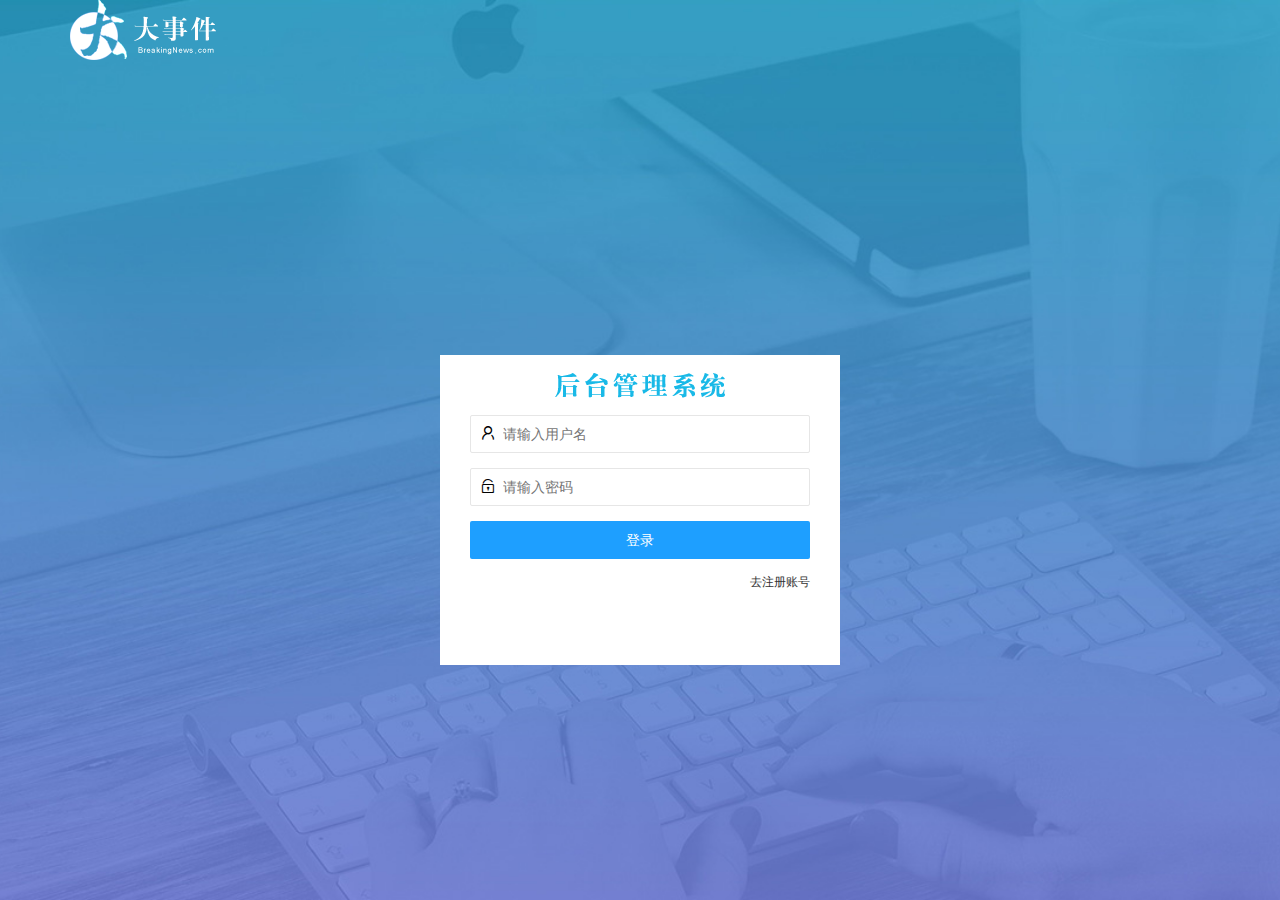
<file: login.html>
<!DOCTYPE html>
<html lang="en">

<head>
    <meta charset="UTF-8">
    <meta name="viewport" content="width=device-width, initial-scale=1.0">
    <meta http-equiv="X-UA-Compatible" content="ie=edge">
    <title>登陆页面</title>
    <!-- 导入laiui样式 -->
    <link rel="stylesheet" href="./assets/lib/layui/css/layui.css">
    <!-- 导入自己的样式 -->
    <link rel="stylesheet" href="./assets/css/login.css">

</head>

<body>
    <!-- 头部的logo区 -->
    <div class="layui-main">
        <img src="./assets/images/logo.png" alt="" />
    </div>

    <!-- 登录注册区域 -->
    <div class="loginAndRegBox">
        <div class="title-box"></div>
        <!-- 登陆div -->
        <div class="login-box">
            <!-- 登陆的表单 -->
            <form class="layui-form" id="form_login">
                <!-- 用户名 -->
                <div class="layui-form-item">
                    <!-- 字体图标 -->
                    <i class="layui-icon layui-icon-username"></i>
                    <!-- input输入框 -->
                    <input type="text" name="username" required lay-verify="required" placeholder="请输入用户名"
                        autocomplete="off" class="layui-input">
                </div>
                <!-- 密码 -->
                <div class="layui-form-item">
                    <i class="layui-icon layui-icon-password"></i>
                    <input type="password" name="password" required lay-verify="required|pwd" placeholder="请输入密码"
                        autocomplete="off" class="layui-input">
                </div>
                <!-- 登录按钮 -->
                <div class="layui-form-item">
                    <!-- 注意：表单提交按钮和普通按钮的区别就是lai-submit属性 -->
                    <!-- layui-btn-fluid 是他充满整行 -->
                    <button class="layui-btn layui-btn-fluid  layui-btn-normal" lay-submit>登录</button>
                </div>
                <div class="layui-form-item links"> <a href="javascript:;" id="link_reg">去注册账号</a></div>
            </form>

        </div>


        <!-- 注册div -->
        <div class="reg-box">
            <!-- 登陆的表单 -->
            <form class="layui-form" id="form_reg">
                <!-- 用户名 -->
                <div class="layui-form-item">
                    <i class="layui-icon layui-icon-username"></i>
                    <input type="text" name="username" required lay-verify="required" placeholder="请输入用户名"
                        autocomplete="off" class="layui-input">
                </div>
                <!-- 密码 -->
                <div class="layui-form-item">
                    <i class="layui-icon layui-icon-password"></i>
                    <input type="password" name="password" required lay-verify="required|pwd" placeholder="请输入密码"
                        autocomplete="off" class="layui-input">
                </div>
                <!-- 再次输入密码 -->
                <div class="layui-form-item">
                    <i class="layui-icon layui-icon-password"></i>
                    <input type="password" name="repassword" required lay-verify="required|pwd|repwd"
                        placeholder="请再次密码" autocomplete="off" class="layui-input">
                </div>
                <!-- 登录按钮 -->
                <div class="layui-form-item">
                    <!-- 注意：表单提交按钮和普通按钮的区别就是lai-submit属性 -->
                    <!-- layui-btn-fluid 是他充满整行 -->
                    <button class="layui-btn layui-btn-fluid layui-btn-normal" lay-submit>注册</button>
                </div>
                <div class="layui-form-item links"> <a href="javascript:;" id="link_login">去登陆</a></div>
            </form>

        </div>
    </div>


    <!-- 导入laiui的js文件 -->
    <script src="./assets/lib/layui/layui.all.js"></script>

    <!-- 导入juqery -->
    <script src="./assets/lib/jquery.js"></script>
    <script src="./assets/js/baseapi.js"></script>
    <!-- 导入自己javascript脚本 -->
    <script src="./assets/js/login.js"></script>
</body>

</html>
</file>
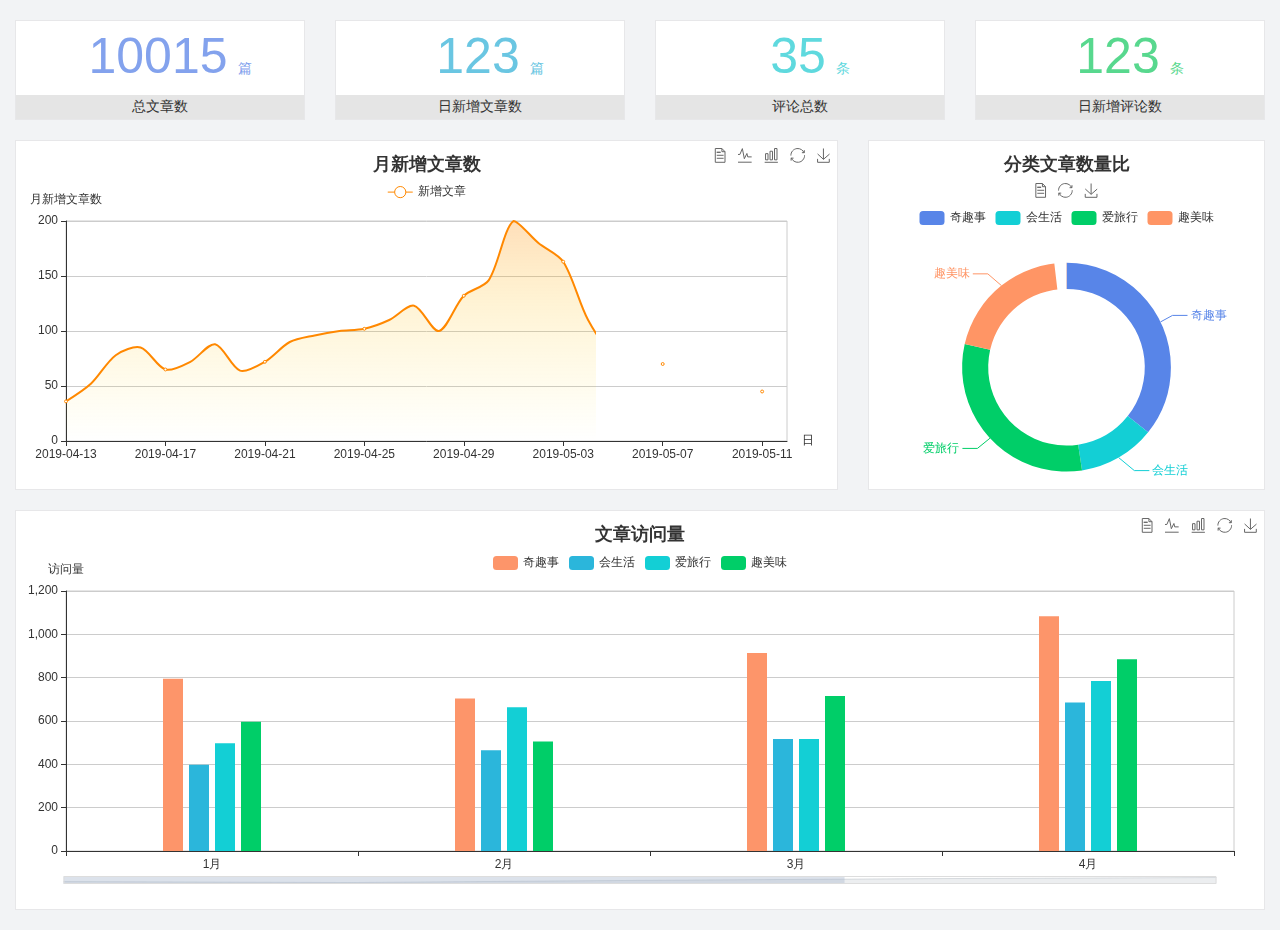
<file: home/dashboard.html>
<!DOCTYPE html>
<html lang="en">

<head>
  <meta charset="UTF-8">
  <meta name="viewport" content="width=device-width, initial-scale=1.0">
  <meta http-equiv="X-UA-Compatible" content="ie=edge">
  <title>图表统计</title>
  <link rel="stylesheet" href="../../assets/lib/bootstrap.css" />
  <link rel="stylesheet" href="../../assets/lib/main.css" />
  <script src="../../assets/lib/jquery.js"></script>
  <script type="text/javascript" src="../../assets/lib/echarts.min.js"></script>
</head>

<body>
  <div class="container-fluid">
    <div class="row spannel_list">
      <div class="col-sm-3 col-xs-6">
        <div class="spannel">
          <em>10015</em><span>篇</span>
          <b>总文章数</b>
        </div>
      </div>
      <div class="col-sm-3 col-xs-6">
        <div class="spannel scolor01">
          <em>123</em><span>篇</span>
          <b>日新增文章数</b>
        </div>
      </div>
      <div class="col-sm-3 col-xs-6">
        <div class="spannel scolor02">
          <em>35</em><span>条</span>
          <b>评论总数</b>
        </div>
      </div>
      <div class="col-sm-3 col-xs-6">
        <div class="spannel scolor03">
          <em>123</em><span>条</span>
          <b>日新增评论数</b>
        </div>
      </div>
    </div>
  </div>

  <div class="container-fluid">
    <div class="row curve-pie">
      <div class="col-lg-8 col-md-8">
        <div class="gragh_pannel" id="curve_show"></div>
      </div>
      <div class="col-lg-4 col-md-4">
        <div class="gragh_pannel" id="pie_show"></div>
      </div>
    </div>
  </div>

  <div class="container-fluid">
    <div class="column_pannel" id="column_show"></div>
  </div>

  <script>
    var oChart = echarts.init(document.getElementById('curve_show'));
    var aList_all = [
      { 'count': 36, 'date': '2019-04-13' },
      { 'count': 52, 'date': '2019-04-14' },
      { 'count': 78, 'date': '2019-04-15' },
      { 'count': 85, 'date': '2019-04-16' },
      { 'count': 65, 'date': '2019-04-17' },
      { 'count': 72, 'date': '2019-04-18' },
      { 'count': 88, 'date': '2019-04-19' },
      { 'count': 64, 'date': '2019-04-20' },
      { 'count': 72, 'date': '2019-04-21' },
      { 'count': 90, 'date': '2019-04-22' },
      { 'count': 96, 'date': '2019-04-23' },
      { 'count': 100, 'date': '2019-04-24' },
      { 'count': 102, 'date': '2019-04-25' },
      { 'count': 110, 'date': '2019-04-26' },
      { 'count': 123, 'date': '2019-04-27' },
      { 'count': 100, 'date': '2019-04-28' },
      { 'count': 132, 'date': '2019-04-29' },
      { 'count': 146, 'date': '2019-04-30' },
      { 'count': 200, 'date': '2019-05-01' },
      { 'count': 180, 'date': '2019-05-02' },
      { 'count': 163, 'date': '2019-05-03' },
      { 'count': 110, 'date': '2019-05-04' },
      { 'count': 80, 'date': '2019-05-05' },
      { 'count': 82, 'date': '2019-05-06' },
      { 'count': 70, 'date': '2019-05-07' },
      { 'count': 65, 'date': '2019-05-08' },
      { 'count': 54, 'date': '2019-05-09' },
      { 'count': 40, 'date': '2019-05-10' },
      { 'count': 45, 'date': '2019-05-11' },
      { 'count': 38, 'date': '2019-05-12' },
    ];

    let aCount = [];
    let aDate = [];

    for (var i = 0; i < aList_all.length; i++) {
      aCount.push(aList_all[i].count);
      aDate.push(aList_all[i].date);
    }

    var chartopt = {
      title: {
        text: '月新增文章数',
        left: 'center',
        top: '10'
      },
      tooltip: {
        trigger: 'axis'
      },
      legend: {
        data: ['新增文章'],
        top: '40'
      },
      toolbox: {
        show: true,
        feature: {
          mark: { show: true },
          dataView: { show: true, readOnly: false },
          magicType: { show: true, type: ['line', 'bar'] },
          restore: { show: true },
          saveAsImage: { show: true }
        }
      },
      calculable: true,
      xAxis: [
        {
          name: '日',
          type: 'category',
          boundaryGap: false,
          data: aDate
        }
      ],
      yAxis: [
        {
          name: '月新增文章数',
          type: 'value'
        }
      ],
      series: [
        {
          name: '新增文章',
          type: 'line',
          smooth: true,
          itemStyle: { normal: { areaStyle: { type: 'default' }, color: '#f80' }, lineStyle: { color: '#f80' } },
          data: aCount
        }],
      areaStyle: {
        normal: {
          color: new echarts.graphic.LinearGradient(0, 0, 0, 1, [{
            offset: 0,
            color: 'rgba(255,136,0,0.39)'
          }, {
            offset: .34,
            color: 'rgba(255,180,0,0.25)'
          }, {
            offset: 1,
            color: 'rgba(255,222,0,0.00)'
          }])

        }
      },
      grid: {
        show: true,
        x: 50,
        x2: 50,
        y: 80,
        height: 220
      }
    };

    oChart.setOption(chartopt);


    var oPie = echarts.init(document.getElementById('pie_show'));
    var oPieopt =
    {
      title: {
        top: 10,
        text: '分类文章数量比',
        x: 'center'
      },
      tooltip: {
        trigger: 'item',
        formatter: "{a} <br/>{b} : {c} ({d}%)"
      },
      color: ['#5885e8', '#13cfd5', '#00ce68', '#ff9565'],
      legend: {
        x: 'center',
        top: 65,
        data: ['奇趣事', '会生活', '爱旅行', '趣美味']
      },
      toolbox: {
        show: true,
        x: 'center',
        top: 35,
        feature: {
          mark: { show: true },
          dataView: { show: true, readOnly: false },
          magicType: {
            show: true,
            type: ['pie', 'funnel'],
            option: {
              funnel: {
                x: '25%',
                width: '50%',
                funnelAlign: 'left',
                max: 1548
              }
            }
          },
          restore: { show: true },
          saveAsImage: { show: true }
        }
      },
      calculable: true,
      series: [
        {
          name: '访问来源',
          type: 'pie',
          radius: ['45%', '60%'],
          center: ['50%', '65%'],
          data: [
            { value: 300, name: '奇趣事' },
            { value: 100, name: '会生活' },
            { value: 260, name: '爱旅行' },
            { value: 180, name: '趣美味' }
          ]
        }
      ]
    };
    oPie.setOption(oPieopt);



    var oColumn = this.echarts.init(document.getElementById('column_show'));
    var oColumnopt =
    {
      title: {
        text: '文章访问量',
        left: 'center',
        top: '10'
      },
      tooltip: {
        trigger: 'axis'
      },
      legend: {
        data: ['奇趣事', '会生活', '爱旅行', '趣美味'],
        top: '40'
      },
      toolbox: {
        show: true,
        feature: {
          mark: { show: true },
          dataView: { show: true, readOnly: false },
          magicType: { show: true, type: ['line', 'bar'] },
          restore: { show: true },
          saveAsImage: { show: true }
        }
      },
      calculable: true,
      xAxis: [
        {
          type: 'category',
          data: ['1月', '2月', '3月', '4月', '5月']
        }
      ],
      yAxis: [
        {
          name: '访问量',
          type: 'value'
        }
      ],
      series: [
        {
          name: '奇趣事',
          type: 'bar',
          barWidth: 20,
          itemStyle: {
            normal: { areaStyle: { type: 'default' }, color: '#fd956a' }
          },
          data: [800, 708, 920, 1090, 1200]
        },
        {
          name: '会生活',
          type: 'bar',
          barWidth: 20,
          itemStyle: {
            normal: { areaStyle: { type: 'default' }, color: '#2bb6db' }
          },
          data: [400, 468, 520, 690, 800]
        },
        {
          name: '爱旅行',
          type: 'bar',
          barWidth: 20,
          itemStyle: {
            normal: { areaStyle: { type: 'default' }, color: '#13cfd5' }
          },
          data: [500, 668, 520, 790, 900]
        },
        {
          name: '趣美味',
          type: 'bar',
          barWidth: 20,
          itemStyle: {
            normal: { areaStyle: { type: 'default' }, color: '#00ce68' }
          },
          data: [600, 508, 720, 890, 1000]
        }
      ],
      grid: {
        show: true,
        x: 50,
        x2: 30,
        y: 80,
        height: 260
      },
      dataZoom: [//给x轴设置滚动条
        {
          start: 0,//默认为0
          end: 100 - 1000 / 31,//默认为100
          type: 'slider',
          show: true,
          xAxisIndex: [0],
          handleSize: 0,//滑动条的 左右2个滑动条的大小
          height: 8,//组件高度
          left: 45, //左边的距离
          right: 50,//右边的距离
          bottom: 26,//右边的距离
          handleColor: '#ddd',//h滑动图标的颜色
          handleStyle: {
            borderColor: "#cacaca",
            borderWidth: "1",
            shadowBlur: 2,
            background: "#ddd",
            shadowColor: "#ddd",
          }
        }]
    };
    oColumn.setOption(oColumnopt);
  </script>
</body>

</html>
</file>
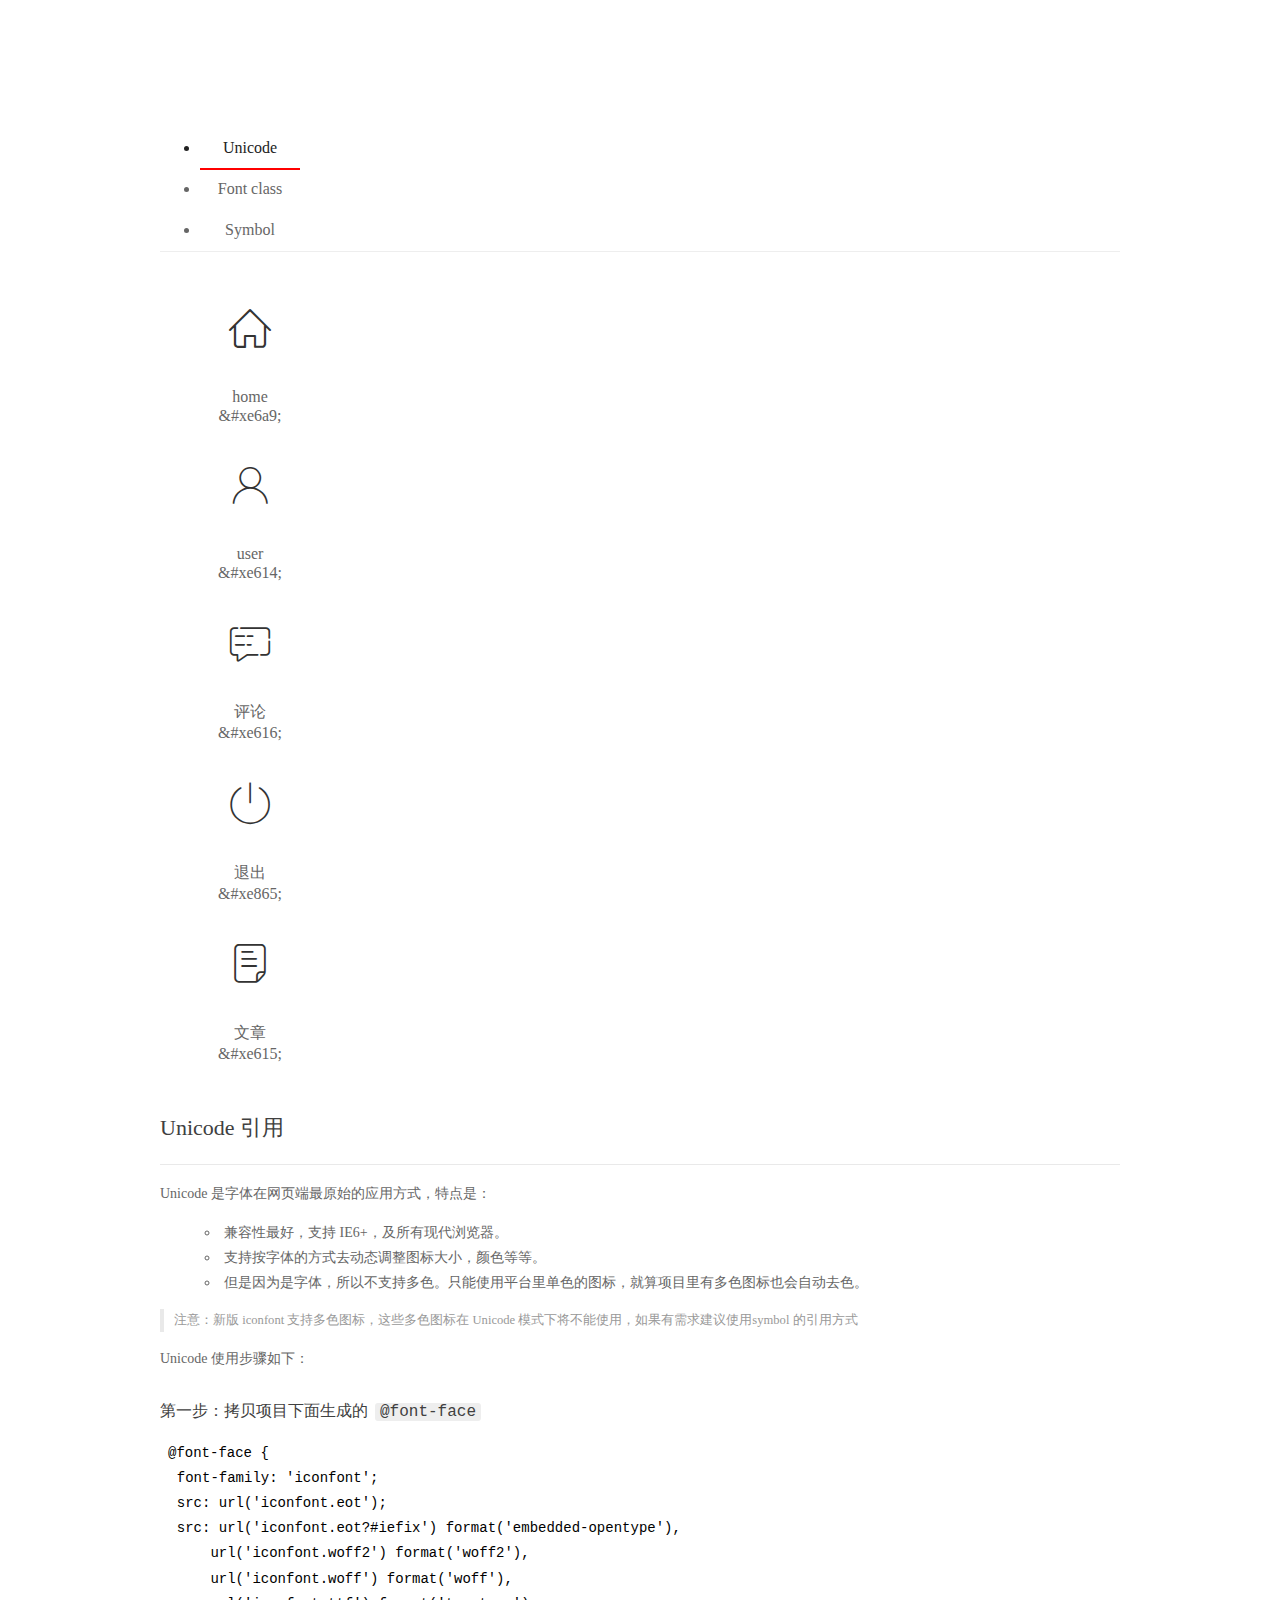
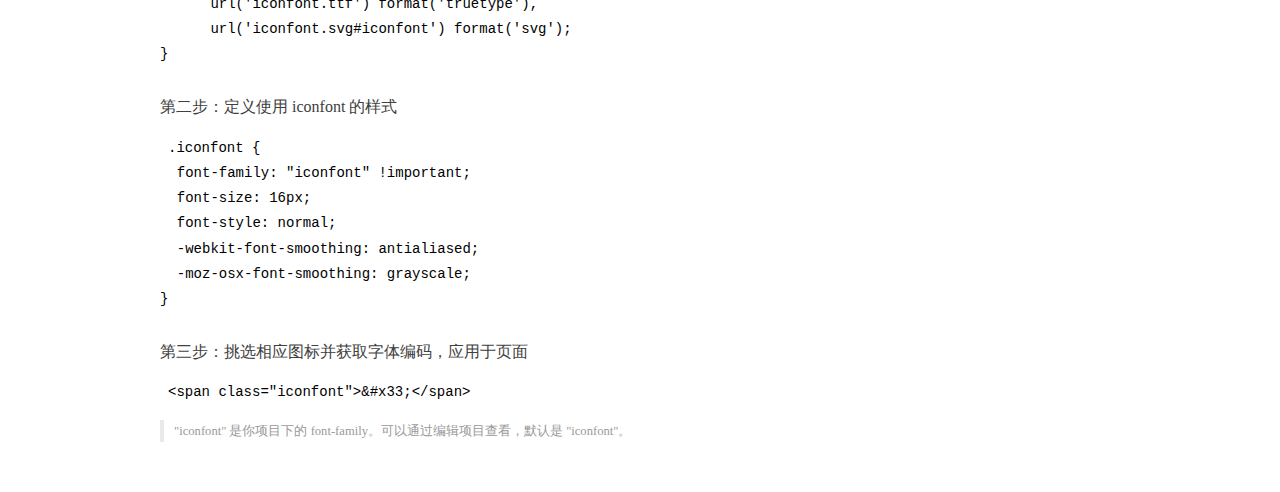
<file: assets/fonts/demo_index.html>
<!DOCTYPE html>
<html>
<head>
  <meta charset="utf-8"/>
  <title>IconFont Demo</title>
  <link rel="shortcut icon" href="https://gtms04.alicdn.com/tps/i4/TB1_oz6GVXXXXaFXpXXJDFnIXXX-64-64.ico" type="image/x-icon"/>
  <link rel="stylesheet" href="https://g.alicdn.com/thx/cube/1.3.2/cube.min.css">
  <link rel="stylesheet" href="demo.css">
  <link rel="stylesheet" href="iconfont.css">
  <script src="iconfont.js"></script>
  <!-- jQuery -->
  <script src="https://a1.alicdn.com/oss/uploads/2018/12/26/7bfddb60-08e8-11e9-9b04-53e73bb6408b.js"></script>
  <!-- 代码高亮 -->
  <script src="https://a1.alicdn.com/oss/uploads/2018/12/26/a3f714d0-08e6-11e9-8a15-ebf944d7534c.js"></script>
</head>
<body>
  <div class="main">
    <h1 class="logo"><a href="https://www.iconfont.cn/" title="iconfont 首页" target="_blank">&#xe86b;</a></h1>
    <div class="nav-tabs">
      <ul id="tabs" class="dib-box">
        <li class="dib active"><span>Unicode</span></li>
        <li class="dib"><span>Font class</span></li>
        <li class="dib"><span>Symbol</span></li>
      </ul>
      
    </div>
    <div class="tab-container">
      <div class="content unicode" style="display: block;">
          <ul class="icon_lists dib-box">
          
            <li class="dib">
              <span class="icon iconfont">&#xe6a9;</span>
                <div class="name">home</div>
                <div class="code-name">&amp;#xe6a9;</div>
              </li>
          
            <li class="dib">
              <span class="icon iconfont">&#xe614;</span>
                <div class="name">user</div>
                <div class="code-name">&amp;#xe614;</div>
              </li>
          
            <li class="dib">
              <span class="icon iconfont">&#xe616;</span>
                <div class="name">评论</div>
                <div class="code-name">&amp;#xe616;</div>
              </li>
          
            <li class="dib">
              <span class="icon iconfont">&#xe865;</span>
                <div class="name">退出</div>
                <div class="code-name">&amp;#xe865;</div>
              </li>
          
            <li class="dib">
              <span class="icon iconfont">&#xe615;</span>
                <div class="name">文章</div>
                <div class="code-name">&amp;#xe615;</div>
              </li>
          
          </ul>
          <div class="article markdown">
          <h2 id="unicode-">Unicode 引用</h2>
          <hr>

          <p>Unicode 是字体在网页端最原始的应用方式，特点是：</p>
          <ul>
            <li>兼容性最好，支持 IE6+，及所有现代浏览器。</li>
            <li>支持按字体的方式去动态调整图标大小，颜色等等。</li>
            <li>但是因为是字体，所以不支持多色。只能使用平台里单色的图标，就算项目里有多色图标也会自动去色。</li>
          </ul>
          <blockquote>
            <p>注意：新版 iconfont 支持多色图标，这些多色图标在 Unicode 模式下将不能使用，如果有需求建议使用symbol 的引用方式</p>
          </blockquote>
          <p>Unicode 使用步骤如下：</p>
          <h3 id="-font-face">第一步：拷贝项目下面生成的 <code>@font-face</code></h3>
<pre><code class="language-css"
>@font-face {
  font-family: 'iconfont';
  src: url('iconfont.eot');
  src: url('iconfont.eot?#iefix') format('embedded-opentype'),
      url('iconfont.woff2') format('woff2'),
      url('iconfont.woff') format('woff'),
      url('iconfont.ttf') format('truetype'),
      url('iconfont.svg#iconfont') format('svg');
}
</code></pre>
          <h3 id="-iconfont-">第二步：定义使用 iconfont 的样式</h3>
<pre><code class="language-css"
>.iconfont {
  font-family: "iconfont" !important;
  font-size: 16px;
  font-style: normal;
  -webkit-font-smoothing: antialiased;
  -moz-osx-font-smoothing: grayscale;
}
</code></pre>
          <h3 id="-">第三步：挑选相应图标并获取字体编码，应用于页面</h3>
<pre>
<code class="language-html"
>&lt;span class="iconfont"&gt;&amp;#x33;&lt;/span&gt;
</code></pre>
          <blockquote>
            <p>"iconfont" 是你项目下的 font-family。可以通过编辑项目查看，默认是 "iconfont"。</p>
          </blockquote>
          </div>
      </div>
      <div class="content font-class">
        <ul class="icon_lists dib-box">
          
          <li class="dib">
            <span class="icon iconfont icon-home"></span>
            <div class="name">
              home
            </div>
            <div class="code-name">.icon-home
            </div>
          </li>
          
          <li class="dib">
            <span class="icon iconfont icon-user"></span>
            <div class="name">
              user
            </div>
            <div class="code-name">.icon-user
            </div>
          </li>
          
          <li class="dib">
            <span class="icon iconfont icon-pinglun"></span>
            <div class="name">
              评论
            </div>
            <div class="code-name">.icon-pinglun
            </div>
          </li>
          
          <li class="dib">
            <span class="icon iconfont icon-tuichu"></span>
            <div class="name">
              退出
            </div>
            <div class="code-name">.icon-tuichu
            </div>
          </li>
          
          <li class="dib">
            <span class="icon iconfont icon-16"></span>
            <div class="name">
              文章
            </div>
            <div class="code-name">.icon-16
            </div>
          </li>
          
        </ul>
        <div class="article markdown">
        <h2 id="font-class-">font-class 引用</h2>
        <hr>

        <p>font-class 是 Unicode 使用方式的一种变种，主要是解决 Unicode 书写不直观，语意不明确的问题。</p>
        <p>与 Unicode 使用方式相比，具有如下特点：</p>
        <ul>
          <li>兼容性良好，支持 IE8+，及所有现代浏览器。</li>
          <li>相比于 Unicode 语意明确，书写更直观。可以很容易分辨这个 icon 是什么。</li>
          <li>因为使用 class 来定义图标，所以当要替换图标时，只需要修改 class 里面的 Unicode 引用。</li>
          <li>不过因为本质上还是使用的字体，所以多色图标还是不支持的。</li>
        </ul>
        <p>使用步骤如下：</p>
        <h3 id="-fontclass-">第一步：引入项目下面生成的 fontclass 代码：</h3>
<pre><code class="language-html">&lt;link rel="stylesheet" href="./iconfont.css"&gt;
</code></pre>
        <h3 id="-">第二步：挑选相应图标并获取类名，应用于页面：</h3>
<pre><code class="language-html">&lt;span class="iconfont icon-xxx"&gt;&lt;/span&gt;
</code></pre>
        <blockquote>
          <p>"
            iconfont" 是你项目下的 font-family。可以通过编辑项目查看，默认是 "iconfont"。</p>
        </blockquote>
      </div>
      </div>
      <div class="content symbol">
          <ul class="icon_lists dib-box">
          
            <li class="dib">
                <svg class="icon svg-icon" aria-hidden="true">
                  <use xlink:href="#icon-home"></use>
                </svg>
                <div class="name">home</div>
                <div class="code-name">#icon-home</div>
            </li>
          
            <li class="dib">
                <svg class="icon svg-icon" aria-hidden="true">
                  <use xlink:href="#icon-user"></use>
                </svg>
                <div class="name">user</div>
                <div class="code-name">#icon-user</div>
            </li>
          
            <li class="dib">
                <svg class="icon svg-icon" aria-hidden="true">
                  <use xlink:href="#icon-pinglun"></use>
                </svg>
                <div class="name">评论</div>
                <div class="code-name">#icon-pinglun</div>
            </li>
          
            <li class="dib">
                <svg class="icon svg-icon" aria-hidden="true">
                  <use xlink:href="#icon-tuichu"></use>
                </svg>
                <div class="name">退出</div>
                <div class="code-name">#icon-tuichu</div>
            </li>
          
            <li class="dib">
                <svg class="icon svg-icon" aria-hidden="true">
                  <use xlink:href="#icon-16"></use>
                </svg>
                <div class="name">文章</div>
                <div class="code-name">#icon-16</div>
            </li>
          
          </ul>
          <div class="article markdown">
          <h2 id="symbol-">Symbol 引用</h2>
          <hr>

          <p>这是一种全新的使用方式，应该说这才是未来的主流，也是平台目前推荐的用法。相关介绍可以参考这篇<a href="">文章</a>
            这种用法其实是做了一个 SVG 的集合，与另外两种相比具有如下特点：</p>
          <ul>
            <li>支持多色图标了，不再受单色限制。</li>
            <li>通过一些技巧，支持像字体那样，通过 <code>font-size</code>, <code>color</code> 来调整样式。</li>
            <li>兼容性较差，支持 IE9+，及现代浏览器。</li>
            <li>浏览器渲染 SVG 的性能一般，还不如 png。</li>
          </ul>
          <p>使用步骤如下：</p>
          <h3 id="-symbol-">第一步：引入项目下面生成的 symbol 代码：</h3>
<pre><code class="language-html">&lt;script src="./iconfont.js"&gt;&lt;/script&gt;
</code></pre>
          <h3 id="-css-">第二步：加入通用 CSS 代码（引入一次就行）：</h3>
<pre><code class="language-html">&lt;style&gt;
.icon {
  width: 1em;
  height: 1em;
  vertical-align: -0.15em;
  fill: currentColor;
  overflow: hidden;
}
&lt;/style&gt;
</code></pre>
          <h3 id="-">第三步：挑选相应图标并获取类名，应用于页面：</h3>
<pre><code class="language-html">&lt;svg class="icon" aria-hidden="true"&gt;
  &lt;use xlink:href="#icon-xxx"&gt;&lt;/use&gt;
&lt;/svg&gt;
</code></pre>
          </div>
      </div>

    </div>
  </div>
  <script>
  $(document).ready(function () {
      $('.tab-container .content:first').show()

      $('#tabs li').click(function (e) {
        var tabContent = $('.tab-container .content')
        var index = $(this).index()

        if ($(this).hasClass('active')) {
          return
        } else {
          $('#tabs li').removeClass('active')
          $(this).addClass('active')

          tabContent.hide().eq(index).fadeIn()
        }
      })
    })
  </script>
</body>
</html>
</file>
<file: assets/lib/layui/css/layui.css>
/** layui-v2.5.5 MIT License By https://www.layui.com */
 .layui-inline,img{display:inline-block;vertical-align:middle}h1,h2,h3,h4,h5,h6{font-weight:400}.layui-edge,.layui-header,.layui-inline,.layui-main{position:relative}.layui-body,.layui-edge,.layui-elip{overflow:hidden}.layui-btn,.layui-edge,.layui-inline,img{vertical-align:middle}.layui-btn,.layui-disabled,.layui-icon,.layui-unselect{-moz-user-select:none;-webkit-user-select:none;-ms-user-select:none}.layui-elip,.layui-form-checkbox span,.layui-form-pane .layui-form-label{text-overflow:ellipsis;white-space:nowrap}.layui-breadcrumb,.layui-tree-btnGroup{visibility:hidden}blockquote,body,button,dd,div,dl,dt,form,h1,h2,h3,h4,h5,h6,input,li,ol,p,pre,td,textarea,th,ul{margin:0;padding:0;-webkit-tap-highlight-color:rgba(0,0,0,0)}a:active,a:hover{outline:0}img{border:none}li{list-style:none}table{border-collapse:collapse;border-spacing:0}h4,h5,h6{font-size:100%}button,input,optgroup,option,select,textarea{font-family:inherit;font-size:inherit;font-style:inherit;font-weight:inherit;outline:0}pre{white-space:pre-wrap;white-space:-moz-pre-wrap;white-space:-pre-wrap;white-space:-o-pre-wrap;word-wrap:break-word}body{line-height:24px;font:14px Helvetica Neue,Helvetica,PingFang SC,Tahoma,Arial,sans-serif}hr{height:1px;margin:10px 0;border:0;clear:both}a{color:#333;text-decoration:none}a:hover{color:#777}a cite{font-style:normal;*cursor:pointer}.layui-border-box,.layui-border-box *{box-sizing:border-box}.layui-box,.layui-box *{box-sizing:content-box}.layui-clear{clear:both;*zoom:1}.layui-clear:after{content:'\20';clear:both;*zoom:1;display:block;height:0}.layui-inline{*display:inline;*zoom:1}.layui-edge{display:inline-block;width:0;height:0;border-width:6px;border-style:dashed;border-color:transparent}.layui-edge-top{top:-4px;border-bottom-color:#999;border-bottom-style:solid}.layui-edge-right{border-left-color:#999;border-left-style:solid}.layui-edge-bottom{top:2px;border-top-color:#999;border-top-style:solid}.layui-edge-left{border-right-color:#999;border-right-style:solid}.layui-disabled,.layui-disabled:hover{color:#d2d2d2!important;cursor:not-allowed!important}.layui-circle{border-radius:100%}.layui-show{display:block!important}.layui-hide{display:none!important}@font-face{font-family:layui-icon;src:url(../font/iconfont.eot?v=250);src:url(../font/iconfont.eot?v=250#iefix) format('embedded-opentype'),url(../font/iconfont.woff2?v=250) format('woff2'),url(../font/iconfont.woff?v=250) format('woff'),url(../font/iconfont.ttf?v=250) format('truetype'),url(../font/iconfont.svg?v=250#layui-icon) format('svg')}.layui-icon{font-family:layui-icon!important;font-size:16px;font-style:normal;-webkit-font-smoothing:antialiased;-moz-osx-font-smoothing:grayscale}.layui-icon-reply-fill:before{content:"\e611"}.layui-icon-set-fill:before{content:"\e614"}.layui-icon-menu-fill:before{content:"\e60f"}.layui-icon-search:before{content:"\e615"}.layui-icon-share:before{content:"\e641"}.layui-icon-set-sm:before{content:"\e620"}.layui-icon-engine:before{content:"\e628"}.layui-icon-close:before{content:"\1006"}.layui-icon-close-fill:before{content:"\1007"}.layui-icon-chart-screen:before{content:"\e629"}.layui-icon-star:before{content:"\e600"}.layui-icon-circle-dot:before{content:"\e617"}.layui-icon-chat:before{content:"\e606"}.layui-icon-release:before{content:"\e609"}.layui-icon-list:before{content:"\e60a"}.layui-icon-chart:before{content:"\e62c"}.layui-icon-ok-circle:before{content:"\1005"}.layui-icon-layim-theme:before{content:"\e61b"}.layui-icon-table:before{content:"\e62d"}.layui-icon-right:before{content:"\e602"}.layui-icon-left:before{content:"\e603"}.layui-icon-cart-simple:before{content:"\e698"}.layui-icon-face-cry:before{content:"\e69c"}.layui-icon-face-smile:before{content:"\e6af"}.layui-icon-survey:before{content:"\e6b2"}.layui-icon-tree:before{content:"\e62e"}.layui-icon-upload-circle:before{content:"\e62f"}.layui-icon-add-circle:before{content:"\e61f"}.layui-icon-download-circle:before{content:"\e601"}.layui-icon-templeate-1:before{content:"\e630"}.layui-icon-util:before{content:"\e631"}.layui-icon-face-surprised:before{content:"\e664"}.layui-icon-edit:before{content:"\e642"}.layui-icon-speaker:before{content:"\e645"}.layui-icon-down:before{content:"\e61a"}.layui-icon-file:before{content:"\e621"}.layui-icon-layouts:before{content:"\e632"}.layui-icon-rate-half:before{content:"\e6c9"}.layui-icon-add-circle-fine:before{content:"\e608"}.layui-icon-prev-circle:before{content:"\e633"}.layui-icon-read:before{content:"\e705"}.layui-icon-404:before{content:"\e61c"}.layui-icon-carousel:before{content:"\e634"}.layui-icon-help:before{content:"\e607"}.layui-icon-code-circle:before{content:"\e635"}.layui-icon-water:before{content:"\e636"}.layui-icon-username:before{content:"\e66f"}.layui-icon-find-fill:before{content:"\e670"}.layui-icon-about:before{content:"\e60b"}.layui-icon-location:before{content:"\e715"}.layui-icon-up:before{content:"\e619"}.layui-icon-pause:before{content:"\e651"}.layui-icon-date:before{content:"\e637"}.layui-icon-layim-uploadfile:before{content:"\e61d"}.layui-icon-delete:before{content:"\e640"}.layui-icon-play:before{content:"\e652"}.layui-icon-top:before{content:"\e604"}.layui-icon-friends:before{content:"\e612"}.layui-icon-refresh-3:before{content:"\e9aa"}.layui-icon-ok:before{content:"\e605"}.layui-icon-layer:before{content:"\e638"}.layui-icon-face-smile-fine:before{content:"\e60c"}.layui-icon-dollar:before{content:"\e659"}.layui-icon-group:before{content:"\e613"}.layui-icon-layim-download:before{content:"\e61e"}.layui-icon-picture-fine:before{content:"\e60d"}.layui-icon-link:before{content:"\e64c"}.layui-icon-diamond:before{content:"\e735"}.layui-icon-log:before{content:"\e60e"}.layui-icon-rate-solid:before{content:"\e67a"}.layui-icon-fonts-del:before{content:"\e64f"}.layui-icon-unlink:before{content:"\e64d"}.layui-icon-fonts-clear:before{content:"\e639"}.layui-icon-triangle-r:before{content:"\e623"}.layui-icon-circle:before{content:"\e63f"}.layui-icon-radio:before{content:"\e643"}.layui-icon-align-center:before{content:"\e647"}.layui-icon-align-right:before{content:"\e648"}.layui-icon-align-left:before{content:"\e649"}.layui-icon-loading-1:before{content:"\e63e"}.layui-icon-return:before{content:"\e65c"}.layui-icon-fonts-strong:before{content:"\e62b"}.layui-icon-upload:before{content:"\e67c"}.layui-icon-dialogue:before{content:"\e63a"}.layui-icon-video:before{content:"\e6ed"}.layui-icon-headset:before{content:"\e6fc"}.layui-icon-cellphone-fine:before{content:"\e63b"}.layui-icon-add-1:before{content:"\e654"}.layui-icon-face-smile-b:before{content:"\e650"}.layui-icon-fonts-html:before{content:"\e64b"}.layui-icon-form:before{content:"\e63c"}.layui-icon-cart:before{content:"\e657"}.layui-icon-camera-fill:before{content:"\e65d"}.layui-icon-tabs:before{content:"\e62a"}.layui-icon-fonts-code:before{content:"\e64e"}.layui-icon-fire:before{content:"\e756"}.layui-icon-set:before{content:"\e716"}.layui-icon-fonts-u:before{content:"\e646"}.layui-icon-triangle-d:before{content:"\e625"}.layui-icon-tips:before{content:"\e702"}.layui-icon-picture:before{content:"\e64a"}.layui-icon-more-vertical:before{content:"\e671"}.layui-icon-flag:before{content:"\e66c"}.layui-icon-loading:before{content:"\e63d"}.layui-icon-fonts-i:before{content:"\e644"}.layui-icon-refresh-1:before{content:"\e666"}.layui-icon-rmb:before{content:"\e65e"}.layui-icon-home:before{content:"\e68e"}.layui-icon-user:before{content:"\e770"}.layui-icon-notice:before{content:"\e667"}.layui-icon-login-weibo:before{content:"\e675"}.layui-icon-voice:before{content:"\e688"}.layui-icon-upload-drag:before{content:"\e681"}.layui-icon-login-qq:before{content:"\e676"}.layui-icon-snowflake:before{content:"\e6b1"}.layui-icon-file-b:before{content:"\e655"}.layui-icon-template:before{content:"\e663"}.layui-icon-auz:before{content:"\e672"}.layui-icon-console:before{content:"\e665"}.layui-icon-app:before{content:"\e653"}.layui-icon-prev:before{content:"\e65a"}.layui-icon-website:before{content:"\e7ae"}.layui-icon-next:before{content:"\e65b"}.layui-icon-component:before{content:"\e857"}.layui-icon-more:before{content:"\e65f"}.layui-icon-login-wechat:before{content:"\e677"}.layui-icon-shrink-right:before{content:"\e668"}.layui-icon-spread-left:before{content:"\e66b"}.layui-icon-camera:before{content:"\e660"}.layui-icon-note:before{content:"\e66e"}.layui-icon-refresh:before{content:"\e669"}.layui-icon-female:before{content:"\e661"}.layui-icon-male:before{content:"\e662"}.layui-icon-password:before{content:"\e673"}.layui-icon-senior:before{content:"\e674"}.layui-icon-theme:before{content:"\e66a"}.layui-icon-tread:before{content:"\e6c5"}.layui-icon-praise:before{content:"\e6c6"}.layui-icon-star-fill:before{content:"\e658"}.layui-icon-rate:before{content:"\e67b"}.layui-icon-template-1:before{content:"\e656"}.layui-icon-vercode:before{content:"\e679"}.layui-icon-cellphone:before{content:"\e678"}.layui-icon-screen-full:before{content:"\e622"}.layui-icon-screen-restore:before{content:"\e758"}.layui-icon-cols:before{content:"\e610"}.layui-icon-export:before{content:"\e67d"}.layui-icon-print:before{content:"\e66d"}.layui-icon-slider:before{content:"\e714"}.layui-icon-addition:before{content:"\e624"}.layui-icon-subtraction:before{content:"\e67e"}.layui-icon-service:before{content:"\e626"}.layui-icon-transfer:before{content:"\e691"}.layui-main{width:1140px;margin:0 auto}.layui-header{z-index:1000;height:60px}.layui-header a:hover{transition:all .5s;-webkit-transition:all .5s}.layui-side{position:fixed;left:0;top:0;bottom:0;z-index:999;width:200px;overflow-x:hidden}.layui-side-scroll{position:relative;width:220px;height:100%;overflow-x:hidden}.layui-body{position:absolute;left:200px;right:0;top:0;bottom:0;z-index:998;width:auto;overflow-y:auto;box-sizing:border-box}.layui-layout-body{overflow:hidden}.layui-layout-admin .layui-header{background-color:#23262E}.layui-layout-admin .layui-side{top:60px;width:200px;overflow-x:hidden}.layui-layout-admin .layui-body{position:fixed;top:60px;bottom:44px}.layui-layout-admin .layui-main{width:auto;margin:0 15px}.layui-layout-admin .layui-footer{position:fixed;left:200px;right:0;bottom:0;height:44px;line-height:44px;padding:0 15px;background-color:#eee}.layui-layout-admin .layui-logo{position:absolute;left:0;top:0;width:200px;height:100%;line-height:60px;text-align:center;color:#009688;font-size:16px}.layui-layout-admin .layui-header .layui-nav{background:0 0}.layui-layout-left{position:absolute!important;left:200px;top:0}.layui-layout-right{position:absolute!important;right:0;top:0}.layui-container{position:relative;margin:0 auto;padding:0 15px;box-sizing:border-box}.layui-fluid{position:relative;margin:0 auto;padding:0 15px}.layui-row:after,.layui-row:before{content:'';display:block;clear:both}.layui-col-lg1,.layui-col-lg10,.layui-col-lg11,.layui-col-lg12,.layui-col-lg2,.layui-col-lg3,.layui-col-lg4,.layui-col-lg5,.layui-col-lg6,.layui-col-lg7,.layui-col-lg8,.layui-col-lg9,.layui-col-md1,.layui-col-md10,.layui-col-md11,.layui-col-md12,.layui-col-md2,.layui-col-md3,.layui-col-md4,.layui-col-md5,.layui-col-md6,.layui-col-md7,.layui-col-md8,.layui-col-md9,.layui-col-sm1,.layui-col-sm10,.layui-col-sm11,.layui-col-sm12,.layui-col-sm2,.layui-col-sm3,.layui-col-sm4,.layui-col-sm5,.layui-col-sm6,.layui-col-sm7,.layui-col-sm8,.layui-col-sm9,.layui-col-xs1,.layui-col-xs10,.layui-col-xs11,.layui-col-xs12,.layui-col-xs2,.layui-col-xs3,.layui-col-xs4,.layui-col-xs5,.layui-col-xs6,.layui-col-xs7,.layui-col-xs8,.layui-col-xs9{position:relative;display:block;box-sizing:border-box}.layui-col-xs1,.layui-col-xs10,.layui-col-xs11,.layui-col-xs12,.layui-col-xs2,.layui-col-xs3,.layui-col-xs4,.layui-col-xs5,.layui-col-xs6,.layui-col-xs7,.layui-col-xs8,.layui-col-xs9{float:left}.layui-col-xs1{width:8.33333333%}.layui-col-xs2{width:16.66666667%}.layui-col-xs3{width:25%}.layui-col-xs4{width:33.33333333%}.layui-col-xs5{width:41.66666667%}.layui-col-xs6{width:50%}.layui-col-xs7{width:58.33333333%}.layui-col-xs8{width:66.66666667%}.layui-col-xs9{width:75%}.layui-col-xs10{width:83.33333333%}.layui-col-xs11{width:91.66666667%}.layui-col-xs12{width:100%}.layui-col-xs-offset1{margin-left:8.33333333%}.layui-col-xs-offset2{margin-left:16.66666667%}.layui-col-xs-offset3{margin-left:25%}.layui-col-xs-offset4{margin-left:33.33333333%}.layui-col-xs-offset5{margin-left:41.66666667%}.layui-col-xs-offset6{margin-left:50%}.layui-col-xs-offset7{margin-left:58.33333333%}.layui-col-xs-offset8{margin-left:66.66666667%}.layui-col-xs-offset9{margin-left:75%}.layui-col-xs-offset10{margin-left:83.33333333%}.layui-col-xs-offset11{margin-left:91.66666667%}.layui-col-xs-offset12{margin-left:100%}@media screen and (max-width:768px){.layui-hide-xs{display:none!important}.layui-show-xs-block{display:block!important}.layui-show-xs-inline{display:inline!important}.layui-show-xs-inline-block{display:inline-block!important}}@media screen and (min-width:768px){.layui-container{width:750px}.layui-hide-sm{display:none!important}.layui-show-sm-block{display:block!important}.layui-show-sm-inline{display:inline!important}.layui-show-sm-inline-block{display:inline-block!important}.layui-col-sm1,.layui-col-sm10,.layui-col-sm11,.layui-col-sm12,.layui-col-sm2,.layui-col-sm3,.layui-col-sm4,.layui-col-sm5,.layui-col-sm6,.layui-col-sm7,.layui-col-sm8,.layui-col-sm9{float:left}.layui-col-sm1{width:8.33333333%}.layui-col-sm2{width:16.66666667%}.layui-col-sm3{width:25%}.layui-col-sm4{width:33.33333333%}.layui-col-sm5{width:41.66666667%}.layui-col-sm6{width:50%}.layui-col-sm7{width:58.33333333%}.layui-col-sm8{width:66.66666667%}.layui-col-sm9{width:75%}.layui-col-sm10{width:83.33333333%}.layui-col-sm11{width:91.66666667%}.layui-col-sm12{width:100%}.layui-col-sm-offset1{margin-left:8.33333333%}.layui-col-sm-offset2{margin-left:16.66666667%}.layui-col-sm-offset3{margin-left:25%}.layui-col-sm-offset4{margin-left:33.33333333%}.layui-col-sm-offset5{margin-left:41.66666667%}.layui-col-sm-offset6{margin-left:50%}.layui-col-sm-offset7{margin-left:58.33333333%}.layui-col-sm-offset8{margin-left:66.66666667%}.layui-col-sm-offset9{margin-left:75%}.layui-col-sm-offset10{margin-left:83.33333333%}.layui-col-sm-offset11{margin-left:91.66666667%}.layui-col-sm-offset12{margin-left:100%}}@media screen and (min-width:992px){.layui-container{width:970px}.layui-hide-md{display:none!important}.layui-show-md-block{display:block!important}.layui-show-md-inline{display:inline!important}.layui-show-md-inline-block{display:inline-block!important}.layui-col-md1,.layui-col-md10,.layui-col-md11,.layui-col-md12,.layui-col-md2,.layui-col-md3,.layui-col-md4,.layui-col-md5,.layui-col-md6,.layui-col-md7,.layui-col-md8,.layui-col-md9{float:left}.layui-col-md1{width:8.33333333%}.layui-col-md2{width:16.66666667%}.layui-col-md3{width:25%}.layui-col-md4{width:33.33333333%}.layui-col-md5{width:41.66666667%}.layui-col-md6{width:50%}.layui-col-md7{width:58.33333333%}.layui-col-md8{width:66.66666667%}.layui-col-md9{width:75%}.layui-col-md10{width:83.33333333%}.layui-col-md11{width:91.66666667%}.layui-col-md12{width:100%}.layui-col-md-offset1{margin-left:8.33333333%}.layui-col-md-offset2{margin-left:16.66666667%}.layui-col-md-offset3{margin-left:25%}.layui-col-md-offset4{margin-left:33.33333333%}.layui-col-md-offset5{margin-left:41.66666667%}.layui-col-md-offset6{margin-left:50%}.layui-col-md-offset7{margin-left:58.33333333%}.layui-col-md-offset8{margin-left:66.66666667%}.layui-col-md-offset9{margin-left:75%}.layui-col-md-offset10{margin-left:83.33333333%}.layui-col-md-offset11{margin-left:91.66666667%}.layui-col-md-offset12{margin-left:100%}}@media screen and (min-width:1200px){.layui-container{width:1170px}.layui-hide-lg{display:none!important}.layui-show-lg-block{display:block!important}.layui-show-lg-inline{display:inline!important}.layui-show-lg-inline-block{display:inline-block!important}.layui-col-lg1,.layui-col-lg10,.layui-col-lg11,.layui-col-lg12,.layui-col-lg2,.layui-col-lg3,.layui-col-lg4,.layui-col-lg5,.layui-col-lg6,.layui-col-lg7,.layui-col-lg8,.layui-col-lg9{float:left}.layui-col-lg1{width:8.33333333%}.layui-col-lg2{width:16.66666667%}.layui-col-lg3{width:25%}.layui-col-lg4{width:33.33333333%}.layui-col-lg5{width:41.66666667%}.layui-col-lg6{width:50%}.layui-col-lg7{width:58.33333333%}.layui-col-lg8{width:66.66666667%}.layui-col-lg9{width:75%}.layui-col-lg10{width:83.33333333%}.layui-col-lg11{width:91.66666667%}.layui-col-lg12{width:100%}.layui-col-lg-offset1{margin-left:8.33333333%}.layui-col-lg-offset2{margin-left:16.66666667%}.layui-col-lg-offset3{margin-left:25%}.layui-col-lg-offset4{margin-left:33.33333333%}.layui-col-lg-offset5{margin-left:41.66666667%}.layui-col-lg-offset6{margin-left:50%}.layui-col-lg-offset7{margin-left:58.33333333%}.layui-col-lg-offset8{margin-left:66.66666667%}.layui-col-lg-offset9{margin-left:75%}.layui-col-lg-offset10{margin-left:83.33333333%}.layui-col-lg-offset11{margin-left:91.66666667%}.layui-col-lg-offset12{margin-left:100%}}.layui-col-space1{margin:-.5px}.layui-col-space1>*{padding:.5px}.layui-col-space3{margin:-1.5px}.layui-col-space3>*{padding:1.5px}.layui-col-space5{margin:-2.5px}.layui-col-space5>*{padding:2.5px}.layui-col-space8{margin:-3.5px}.layui-col-space8>*{padding:3.5px}.layui-col-space10{margin:-5px}.layui-col-space10>*{padding:5px}.layui-col-space12{margin:-6px}.layui-col-space12>*{padding:6px}.layui-col-space15{margin:-7.5px}.layui-col-space15>*{padding:7.5px}.layui-col-space18{margin:-9px}.layui-col-space18>*{padding:9px}.layui-col-space20{margin:-10px}.layui-col-space20>*{padding:10px}.layui-col-space22{margin:-11px}.layui-col-space22>*{padding:11px}.layui-col-space25{margin:-12.5px}.layui-col-space25>*{padding:12.5px}.layui-col-space30{margin:-15px}.layui-col-space30>*{padding:15px}.layui-btn,.layui-input,.layui-select,.layui-textarea,.layui-upload-button{outline:0;-webkit-appearance:none;transition:all .3s;-webkit-transition:all .3s;box-sizing:border-box}.layui-elem-quote{margin-bottom:10px;padding:15px;line-height:22px;border-left:5px solid #009688;border-radius:0 2px 2px 0;background-color:#f2f2f2}.layui-quote-nm{border-style:solid;border-width:1px 1px 1px 5px;background:0 0}.layui-elem-field{margin-bottom:10px;padding:0;border-width:1px;border-style:solid}.layui-elem-field legend{margin-left:20px;padding:0 10px;font-size:20px;font-weight:300}.layui-field-title{margin:10px 0 20px;border-width:1px 0 0}.layui-field-box{padding:10px 15px}.layui-field-title .layui-field-box{padding:10px 0}.layui-progress{position:relative;height:6px;border-radius:20px;background-color:#e2e2e2}.layui-progress-bar{position:absolute;left:0;top:0;width:0;max-width:100%;height:6px;border-radius:20px;text-align:right;background-color:#5FB878;transition:all .3s;-webkit-transition:all .3s}.layui-progress-big,.layui-progress-big .layui-progress-bar{height:18px;line-height:18px}.layui-progress-text{position:relative;top:-20px;line-height:18px;font-size:12px;color:#666}.layui-progress-big .layui-progress-text{position:static;padding:0 10px;color:#fff}.layui-collapse{border-width:1px;border-style:solid;border-radius:2px}.layui-colla-content,.layui-colla-item{border-top-width:1px;border-top-style:solid}.layui-colla-item:first-child{border-top:none}.layui-colla-title{position:relative;height:42px;line-height:42px;padding:0 15px 0 35px;color:#333;background-color:#f2f2f2;cursor:pointer;font-size:14px;overflow:hidden}.layui-colla-content{display:none;padding:10px 15px;line-height:22px;color:#666}.layui-colla-icon{position:absolute;left:15px;top:0;font-size:14px}.layui-card{margin-bottom:15px;border-radius:2px;background-color:#fff;box-shadow:0 1px 2px 0 rgba(0,0,0,.05)}.layui-card:last-child{margin-bottom:0}.layui-card-header{position:relative;height:42px;line-height:42px;padding:0 15px;border-bottom:1px solid #f6f6f6;color:#333;border-radius:2px 2px 0 0;font-size:14px}.layui-bg-black,.layui-bg-blue,.layui-bg-cyan,.layui-bg-green,.layui-bg-orange,.layui-bg-red{color:#fff!important}.layui-card-body{position:relative;padding:10px 15px;line-height:24px}.layui-card-body[pad15]{padding:15px}.layui-card-body[pad20]{padding:20px}.layui-card-body .layui-table{margin:5px 0}.layui-card .layui-tab{margin:0}.layui-panel-window{position:relative;padding:15px;border-radius:0;border-top:5px solid #E6E6E6;background-color:#fff}.layui-auxiliar-moving{position:fixed;left:0;right:0;top:0;bottom:0;width:100%;height:100%;background:0 0;z-index:9999999999}.layui-form-label,.layui-form-mid,.layui-form-select,.layui-input-block,.layui-input-inline,.layui-textarea{position:relative}.layui-bg-red{background-color:#FF5722!important}.layui-bg-orange{background-color:#FFB800!important}.layui-bg-green{background-color:#009688!important}.layui-bg-cyan{background-color:#2F4056!important}.layui-bg-blue{background-color:#1E9FFF!important}.layui-bg-black{background-color:#393D49!important}.layui-bg-gray{background-color:#eee!important;color:#666!important}.layui-badge-rim,.layui-colla-content,.layui-colla-item,.layui-collapse,.layui-elem-field,.layui-form-pane .layui-form-item[pane],.layui-form-pane .layui-form-label,.layui-input,.layui-layedit,.layui-layedit-tool,.layui-quote-nm,.layui-select,.layui-tab-bar,.layui-tab-card,.layui-tab-title,.layui-tab-title .layui-this:after,.layui-textarea{border-color:#e6e6e6}.layui-timeline-item:before,hr{background-color:#e6e6e6}.layui-text{line-height:22px;font-size:14px;color:#666}.layui-text h1,.layui-text h2,.layui-text h3{font-weight:500;color:#333}.layui-text h1{font-size:30px}.layui-text h2{font-size:24px}.layui-text h3{font-size:18px}.layui-text a:not(.layui-btn){color:#01AAED}.layui-text a:not(.layui-btn):hover{text-decoration:underline}.layui-text ul{padding:5px 0 5px 15px}.layui-text ul li{margin-top:5px;list-style-type:disc}.layui-text em,.layui-word-aux{color:#999!important;padding:0 5px!important}.layui-btn{display:inline-block;height:38px;line-height:38px;padding:0 18px;background-color:#009688;color:#fff;white-space:nowrap;text-align:center;font-size:14px;border:none;border-radius:2px;cursor:pointer}.layui-btn:hover{opacity:.8;filter:alpha(opacity=80);color:#fff}.layui-btn:active{opacity:1;filter:alpha(opacity=100)}.layui-btn+.layui-btn{margin-left:10px}.layui-btn-container{font-size:0}.layui-btn-container .layui-btn{margin-right:10px;margin-bottom:10px}.layui-btn-container .layui-btn+.layui-btn{margin-left:0}.layui-table .layui-btn-container .layui-btn{margin-bottom:9px}.layui-btn-radius{border-radius:100px}.layui-btn .layui-icon{margin-right:3px;font-size:18px;vertical-align:bottom;vertical-align:middle\9}.layui-btn-primary{border:1px solid #C9C9C9;background-color:#fff;color:#555}.layui-btn-primary:hover{border-color:#009688;color:#333}.layui-btn-normal{background-color:#1E9FFF}.layui-btn-warm{background-color:#FFB800}.layui-btn-danger{background-color:#FF5722}.layui-btn-checked{background-color:#5FB878}.layui-btn-disabled,.layui-btn-disabled:active,.layui-btn-disabled:hover{border:1px solid #e6e6e6;background-color:#FBFBFB;color:#C9C9C9;cursor:not-allowed;opacity:1}.layui-btn-lg{height:44px;line-height:44px;padding:0 25px;font-size:16px}.layui-btn-sm{height:30px;line-height:30px;padding:0 10px;font-size:12px}.layui-btn-sm i{font-size:16px!important}.layui-btn-xs{height:22px;line-height:22px;padding:0 5px;font-size:12px}.layui-btn-xs i{font-size:14px!important}.layui-btn-group{display:inline-block;vertical-align:middle;font-size:0}.layui-btn-group .layui-btn{margin-left:0!important;margin-right:0!important;border-left:1px solid rgba(255,255,255,.5);border-radius:0}.layui-btn-group .layui-btn-primary{border-left:none}.layui-btn-group .layui-btn-primary:hover{border-color:#C9C9C9;color:#009688}.layui-btn-group .layui-btn:first-child{border-left:none;border-radius:2px 0 0 2px}.layui-btn-group .layui-btn-primary:first-child{border-left:1px solid #c9c9c9}.layui-btn-group .layui-btn:last-child{border-radius:0 2px 2px 0}.layui-btn-group .layui-btn+.layui-btn{margin-left:0}.layui-btn-group+.layui-btn-group{margin-left:10px}.layui-btn-fluid{width:100%}.layui-input,.layui-select,.layui-textarea{height:38px;line-height:1.3;line-height:38px\9;border-width:1px;border-style:solid;background-color:#fff;border-radius:2px}.layui-input::-webkit-input-placeholder,.layui-select::-webkit-input-placeholder,.layui-textarea::-webkit-input-placeholder{line-height:1.3}.layui-input,.layui-textarea{display:block;width:100%;padding-left:10px}.layui-input:hover,.layui-textarea:hover{border-color:#D2D2D2!important}.layui-input:focus,.layui-textarea:focus{border-color:#C9C9C9!important}.layui-textarea{min-height:100px;height:auto;line-height:20px;padding:6px 10px;resize:vertical}.layui-select{padding:0 10px}.layui-form input[type=checkbox],.layui-form input[type=radio],.layui-form select{display:none}.layui-form [lay-ignore]{display:initial}.layui-form-item{margin-bottom:15px;clear:both;*zoom:1}.layui-form-item:after{content:'\20';clear:both;*zoom:1;display:block;height:0}.layui-form-label{float:left;display:block;padding:9px 15px;width:80px;font-weight:400;line-height:20px;text-align:right}.layui-form-label-col{display:block;float:none;padding:9px 0;line-height:20px;text-align:left}.layui-form-item .layui-inline{margin-bottom:5px;margin-right:10px}.layui-input-block{margin-left:110px;min-height:36px}.layui-input-inline{display:inline-block;vertical-align:middle}.layui-form-item .layui-input-inline{float:left;width:190px;margin-right:10px}.layui-form-text .layui-input-inline{width:auto}.layui-form-mid{float:left;display:block;padding:9px 0!important;line-height:20px;margin-right:10px}.layui-form-danger+.layui-form-select .layui-input,.layui-form-danger:focus{border-color:#FF5722!important}.layui-form-select .layui-input{padding-right:30px;cursor:pointer}.layui-form-select .layui-edge{position:absolute;right:10px;top:50%;margin-top:-3px;cursor:pointer;border-width:6px;border-top-color:#c2c2c2;border-top-style:solid;transition:all .3s;-webkit-transition:all .3s}.layui-form-select dl{display:none;position:absolute;left:0;top:42px;padding:5px 0;z-index:899;min-width:100%;border:1px solid #d2d2d2;max-height:300px;overflow-y:auto;background-color:#fff;border-radius:2px;box-shadow:0 2px 4px rgba(0,0,0,.12);box-sizing:border-box}.layui-form-select dl dd,.layui-form-select dl dt{padding:0 10px;line-height:36px;white-space:nowrap;overflow:hidden;text-overflow:ellipsis}.layui-form-select dl dt{font-size:12px;color:#999}.layui-form-select dl dd{cursor:pointer}.layui-form-select dl dd:hover{background-color:#f2f2f2;-webkit-transition:.5s all;transition:.5s all}.layui-form-select .layui-select-group dd{padding-left:20px}.layui-form-select dl dd.layui-select-tips{padding-left:10px!important;color:#999}.layui-form-select dl dd.layui-this{background-color:#5FB878;color:#fff}.layui-form-checkbox,.layui-form-select dl dd.layui-disabled{background-color:#fff}.layui-form-selected dl{display:block}.layui-form-checkbox,.layui-form-checkbox *,.layui-form-switch{display:inline-block;vertical-align:middle}.layui-form-selected .layui-edge{margin-top:-9px;-webkit-transform:rotate(180deg);transform:rotate(180deg);margin-top:-3px\9}:root .layui-form-selected .layui-edge{margin-top:-9px\0/IE9}.layui-form-selectup dl{top:auto;bottom:42px}.layui-select-none{margin:5px 0;text-align:center;color:#999}.layui-select-disabled .layui-disabled{border-color:#eee!important}.layui-select-disabled .layui-edge{border-top-color:#d2d2d2}.layui-form-checkbox{position:relative;height:30px;line-height:30px;margin-right:10px;padding-right:30px;cursor:pointer;font-size:0;-webkit-transition:.1s linear;transition:.1s linear;box-sizing:border-box}.layui-form-checkbox span{padding:0 10px;height:100%;font-size:14px;border-radius:2px 0 0 2px;background-color:#d2d2d2;color:#fff;overflow:hidden}.layui-form-checkbox:hover span{background-color:#c2c2c2}.layui-form-checkbox i{position:absolute;right:0;top:0;width:30px;height:28px;border:1px solid #d2d2d2;border-left:none;border-radius:0 2px 2px 0;color:#fff;font-size:20px;text-align:center}.layui-form-checkbox:hover i{border-color:#c2c2c2;color:#c2c2c2}.layui-form-checked,.layui-form-checked:hover{border-color:#5FB878}.layui-form-checked span,.layui-form-checked:hover span{background-color:#5FB878}.layui-form-checked i,.layui-form-checked:hover i{color:#5FB878}.layui-form-item .layui-form-checkbox{margin-top:4px}.layui-form-checkbox[lay-skin=primary]{height:auto!important;line-height:normal!important;min-width:18px;min-height:18px;border:none!important;margin-right:0;padding-left:28px;padding-right:0;background:0 0}.layui-form-checkbox[lay-skin=primary] span{padding-left:0;padding-right:15px;line-height:18px;background:0 0;color:#666}.layui-form-checkbox[lay-skin=primary] i{right:auto;left:0;width:16px;height:16px;line-height:16px;border:1px solid #d2d2d2;font-size:12px;border-radius:2px;background-color:#fff;-webkit-transition:.1s linear;transition:.1s linear}.layui-form-checkbox[lay-skin=primary]:hover i{border-color:#5FB878;color:#fff}.layui-form-checked[lay-skin=primary] i{border-color:#5FB878!important;background-color:#5FB878;color:#fff}.layui-checkbox-disbaled[lay-skin=primary] span{background:0 0!important;color:#c2c2c2}.layui-checkbox-disbaled[lay-skin=primary]:hover i{border-color:#d2d2d2}.layui-form-item .layui-form-checkbox[lay-skin=primary]{margin-top:10px}.layui-form-switch{position:relative;height:22px;line-height:22px;min-width:35px;padding:0 5px;margin-top:8px;border:1px solid #d2d2d2;border-radius:20px;cursor:pointer;background-color:#fff;-webkit-transition:.1s linear;transition:.1s linear}.layui-form-switch i{position:absolute;left:5px;top:3px;width:16px;height:16px;border-radius:20px;background-color:#d2d2d2;-webkit-transition:.1s linear;transition:.1s linear}.layui-form-switch em{position:relative;top:0;width:25px;margin-left:21px;padding:0!important;text-align:center!important;color:#999!important;font-style:normal!important;font-size:12px}.layui-form-onswitch{border-color:#5FB878;background-color:#5FB878}.layui-checkbox-disbaled,.layui-checkbox-disbaled i{border-color:#e2e2e2!important}.layui-form-onswitch i{left:100%;margin-left:-21px;background-color:#fff}.layui-form-onswitch em{margin-left:5px;margin-right:21px;color:#fff!important}.layui-checkbox-disbaled span{background-color:#e2e2e2!important}.layui-checkbox-disbaled:hover i{color:#fff!important}[lay-radio]{display:none}.layui-form-radio,.layui-form-radio *{display:inline-block;vertical-align:middle}.layui-form-radio{line-height:28px;margin:6px 10px 0 0;padding-right:10px;cursor:pointer;font-size:0}.layui-form-radio *{font-size:14px}.layui-form-radio>i{margin-right:8px;font-size:22px;color:#c2c2c2}.layui-form-radio>i:hover,.layui-form-radioed>i{color:#5FB878}.layui-radio-disbaled>i{color:#e2e2e2!important}.layui-form-pane .layui-form-label{width:110px;padding:8px 15px;height:38px;line-height:20px;border-width:1px;border-style:solid;border-radius:2px 0 0 2px;text-align:center;background-color:#FBFBFB;overflow:hidden;box-sizing:border-box}.layui-form-pane .layui-input-inline{margin-left:-1px}.layui-form-pane .layui-input-block{margin-left:110px;left:-1px}.layui-form-pane .layui-input{border-radius:0 2px 2px 0}.layui-form-pane .layui-form-text .layui-form-label{float:none;width:100%;border-radius:2px;box-sizing:border-box;text-align:left}.layui-form-pane .layui-form-text .layui-input-inline{display:block;margin:0;top:-1px;clear:both}.layui-form-pane .layui-form-text .layui-input-block{margin:0;left:0;top:-1px}.layui-form-pane .layui-form-text .layui-textarea{min-height:100px;border-radius:0 0 2px 2px}.layui-form-pane .layui-form-checkbox{margin:4px 0 4px 10px}.layui-form-pane .layui-form-radio,.layui-form-pane .layui-form-switch{margin-top:6px;margin-left:10px}.layui-form-pane .layui-form-item[pane]{position:relative;border-width:1px;border-style:solid}.layui-form-pane .layui-form-item[pane] .layui-form-label{position:absolute;left:0;top:0;height:100%;border-width:0 1px 0 0}.layui-form-pane .layui-form-item[pane] .layui-input-inline{margin-left:110px}@media screen and (max-width:450px){.layui-form-item .layui-form-label{text-overflow:ellipsis;overflow:hidden;white-space:nowrap}.layui-form-item .layui-inline{display:block;margin-right:0;margin-bottom:20px;clear:both}.layui-form-item .layui-inline:after{content:'\20';clear:both;display:block;height:0}.layui-form-item .layui-input-inline{display:block;float:none;left:-3px;width:auto;margin:0 0 10px 112px}.layui-form-item .layui-input-inline+.layui-form-mid{margin-left:110px;top:-5px;padding:0}.layui-form-item .layui-form-checkbox{margin-right:5px;margin-bottom:5px}}.layui-layedit{border-width:1px;border-style:solid;border-radius:2px}.layui-layedit-tool{padding:3px 5px;border-bottom-width:1px;border-bottom-style:solid;font-size:0}.layedit-tool-fixed{position:fixed;top:0;border-top:1px solid #e2e2e2}.layui-layedit-tool .layedit-tool-mid,.layui-layedit-tool .layui-icon{display:inline-block;vertical-align:middle;text-align:center;font-size:14px}.layui-layedit-tool .layui-icon{position:relative;width:32px;height:30px;line-height:30px;margin:3px 5px;color:#777;cursor:pointer;border-radius:2px}.layui-layedit-tool .layui-icon:hover{color:#393D49}.layui-layedit-tool .layui-icon:active{color:#000}.layui-layedit-tool .layedit-tool-active{background-color:#e2e2e2;color:#000}.layui-layedit-tool .layui-disabled,.layui-layedit-tool .layui-disabled:hover{color:#d2d2d2;cursor:not-allowed}.layui-layedit-tool .layedit-tool-mid{width:1px;height:18px;margin:0 10px;background-color:#d2d2d2}.layedit-tool-html{width:50px!important;font-size:30px!important}.layedit-tool-b,.layedit-tool-code,.layedit-tool-help{font-size:16px!important}.layedit-tool-d,.layedit-tool-face,.layedit-tool-image,.layedit-tool-unlink{font-size:18px!important}.layedit-tool-image input{position:absolute;font-size:0;left:0;top:0;width:100%;height:100%;opacity:.01;filter:Alpha(opacity=1);cursor:pointer}.layui-layedit-iframe iframe{display:block;width:100%}#LAY_layedit_code{overflow:hidden}.layui-laypage{display:inline-block;*display:inline;*zoom:1;vertical-align:middle;margin:10px 0;font-size:0}.layui-laypage>a:first-child,.layui-laypage>a:first-child em{border-radius:2px 0 0 2px}.layui-laypage>a:last-child,.layui-laypage>a:last-child em{border-radius:0 2px 2px 0}.layui-laypage>:first-child{margin-left:0!important}.layui-laypage>:last-child{margin-right:0!important}.layui-laypage a,.layui-laypage button,.layui-laypage input,.layui-laypage select,.layui-laypage span{border:1px solid #e2e2e2}.layui-laypage a,.layui-laypage span{display:inline-block;*display:inline;*zoom:1;vertical-align:middle;padding:0 15px;height:28px;line-height:28px;margin:0 -1px 5px 0;background-color:#fff;color:#333;font-size:12px}.layui-flow-more a *,.layui-laypage input,.layui-table-view select[lay-ignore]{display:inline-block}.layui-laypage a:hover{color:#009688}.layui-laypage em{font-style:normal}.layui-laypage .layui-laypage-spr{color:#999;font-weight:700}.layui-laypage a{text-decoration:none}.layui-laypage .layui-laypage-curr{position:relative}.layui-laypage .layui-laypage-curr em{position:relative;color:#fff}.layui-laypage .layui-laypage-curr .layui-laypage-em{position:absolute;left:-1px;top:-1px;padding:1px;width:100%;height:100%;background-color:#009688}.layui-laypage-em{border-radius:2px}.layui-laypage-next em,.layui-laypage-prev em{font-family:Sim sun;font-size:16px}.layui-laypage .layui-laypage-count,.layui-laypage .layui-laypage-limits,.layui-laypage .layui-laypage-refresh,.layui-laypage .layui-laypage-skip{margin-left:10px;margin-right:10px;padding:0;border:none}.layui-laypage .layui-laypage-limits,.layui-laypage .layui-laypage-refresh{vertical-align:top}.layui-laypage .layui-laypage-refresh i{font-size:18px;cursor:pointer}.layui-laypage select{height:22px;padding:3px;border-radius:2px;cursor:pointer}.layui-laypage .layui-laypage-skip{height:30px;line-height:30px;color:#999}.layui-laypage button,.layui-laypage input{height:30px;line-height:30px;border-radius:2px;vertical-align:top;background-color:#fff;box-sizing:border-box}.layui-laypage input{width:40px;margin:0 10px;padding:0 3px;text-align:center}.layui-laypage input:focus,.layui-laypage select:focus{border-color:#009688!important}.layui-laypage button{margin-left:10px;padding:0 10px;cursor:pointer}.layui-table,.layui-table-view{margin:10px 0}.layui-flow-more{margin:10px 0;text-align:center;color:#999;font-size:14px}.layui-flow-more a{height:32px;line-height:32px}.layui-flow-more a *{vertical-align:top}.layui-flow-more a cite{padding:0 20px;border-radius:3px;background-color:#eee;color:#333;font-style:normal}.layui-flow-more a cite:hover{opacity:.8}.layui-flow-more a i{font-size:30px;color:#737383}.layui-table{width:100%;background-color:#fff;color:#666}.layui-table tr{transition:all .3s;-webkit-transition:all .3s}.layui-table th{text-align:left;font-weight:400}.layui-table tbody tr:hover,.layui-table thead tr,.layui-table-click,.layui-table-header,.layui-table-hover,.layui-table-mend,.layui-table-patch,.layui-table-tool,.layui-table-total,.layui-table-total tr,.layui-table[lay-even] tr:nth-child(even){background-color:#f2f2f2}.layui-table td,.layui-table th,.layui-table-col-set,.layui-table-fixed-r,.layui-table-grid-down,.layui-table-header,.layui-table-page,.layui-table-tips-main,.layui-table-tool,.layui-table-total,.layui-table-view,.layui-table[lay-skin=line],.layui-table[lay-skin=row]{border-width:1px;border-style:solid;border-color:#e6e6e6}.layui-table td,.layui-table th{position:relative;padding:9px 15px;min-height:20px;line-height:20px;font-size:14px}.layui-table[lay-skin=line] td,.layui-table[lay-skin=line] th{border-width:0 0 1px}.layui-table[lay-skin=row] td,.layui-table[lay-skin=row] th{border-width:0 1px 0 0}.layui-table[lay-skin=nob] td,.layui-table[lay-skin=nob] th{border:none}.layui-table img{max-width:100px}.layui-table[lay-size=lg] td,.layui-table[lay-size=lg] th{padding:15px 30px}.layui-table-view .layui-table[lay-size=lg] .layui-table-cell{height:40px;line-height:40px}.layui-table[lay-size=sm] td,.layui-table[lay-size=sm] th{font-size:12px;padding:5px 10px}.layui-table-view .layui-table[lay-size=sm] .layui-table-cell{height:20px;line-height:20px}.layui-table[lay-data]{display:none}.layui-table-box{position:relative;overflow:hidden}.layui-table-view .layui-table{position:relative;width:auto;margin:0}.layui-table-view .layui-table[lay-skin=line]{border-width:0 1px 0 0}.layui-table-view .layui-table[lay-skin=row]{border-width:0 0 1px}.layui-table-view .layui-table td,.layui-table-view .layui-table th{padding:5px 0;border-top:none;border-left:none}.layui-table-view .layui-table th.layui-unselect .layui-table-cell span{cursor:pointer}.layui-table-view .layui-table td{cursor:default}.layui-table-view .layui-table td[data-edit=text]{cursor:text}.layui-table-view .layui-form-checkbox[lay-skin=primary] i{width:18px;height:18px}.layui-table-view .layui-form-radio{line-height:0;padding:0}.layui-table-view .layui-form-radio>i{margin:0;font-size:20px}.layui-table-init{position:absolute;left:0;top:0;width:100%;height:100%;text-align:center;z-index:110}.layui-table-init .layui-icon{position:absolute;left:50%;top:50%;margin:-15px 0 0 -15px;font-size:30px;color:#c2c2c2}.layui-table-header{border-width:0 0 1px;overflow:hidden}.layui-table-header .layui-table{margin-bottom:-1px}.layui-table-tool .layui-inline[lay-event]{position:relative;width:26px;height:26px;padding:5px;line-height:16px;margin-right:10px;text-align:center;color:#333;border:1px solid #ccc;cursor:pointer;-webkit-transition:.5s all;transition:.5s all}.layui-table-tool .layui-inline[lay-event]:hover{border:1px solid #999}.layui-table-tool-temp{padding-right:120px}.layui-table-tool-self{position:absolute;right:17px;top:10px}.layui-table-tool .layui-table-tool-self .layui-inline[lay-event]{margin:0 0 0 10px}.layui-table-tool-panel{position:absolute;top:29px;left:-1px;padding:5px 0;min-width:150px;min-height:40px;border:1px solid #d2d2d2;text-align:left;overflow-y:auto;background-color:#fff;box-shadow:0 2px 4px rgba(0,0,0,.12)}.layui-table-cell,.layui-table-tool-panel li{overflow:hidden;text-overflow:ellipsis;white-space:nowrap}.layui-table-tool-panel li{padding:0 10px;line-height:30px;-webkit-transition:.5s all;transition:.5s all}.layui-table-tool-panel li .layui-form-checkbox[lay-skin=primary]{width:100%;padding-left:28px}.layui-table-tool-panel li:hover{background-color:#f2f2f2}.layui-table-tool-panel li .layui-form-checkbox[lay-skin=primary] i{position:absolute;left:0;top:0}.layui-table-tool-panel li .layui-form-checkbox[lay-skin=primary] span{padding:0}.layui-table-tool .layui-table-tool-self .layui-table-tool-panel{left:auto;right:-1px}.layui-table-col-set{position:absolute;right:0;top:0;width:20px;height:100%;border-width:0 0 0 1px;background-color:#fff}.layui-table-sort{width:10px;height:20px;margin-left:5px;cursor:pointer!important}.layui-table-sort .layui-edge{position:absolute;left:5px;border-width:5px}.layui-table-sort .layui-table-sort-asc{top:3px;border-top:none;border-bottom-style:solid;border-bottom-color:#b2b2b2}.layui-table-sort .layui-table-sort-asc:hover{border-bottom-color:#666}.layui-table-sort .layui-table-sort-desc{bottom:5px;border-bottom:none;border-top-style:solid;border-top-color:#b2b2b2}.layui-table-sort .layui-table-sort-desc:hover{border-top-color:#666}.layui-table-sort[lay-sort=asc] .layui-table-sort-asc{border-bottom-color:#000}.layui-table-sort[lay-sort=desc] .layui-table-sort-desc{border-top-color:#000}.layui-table-cell{height:28px;line-height:28px;padding:0 15px;position:relative;box-sizing:border-box}.layui-table-cell .layui-form-checkbox[lay-skin=primary]{top:-1px;padding:0}.layui-table-cell .layui-table-link{color:#01AAED}.laytable-cell-checkbox,.laytable-cell-numbers,.laytable-cell-radio,.laytable-cell-space{padding:0;text-align:center}.layui-table-body{position:relative;overflow:auto;margin-right:-1px;margin-bottom:-1px}.layui-table-body .layui-none{line-height:26px;padding:15px;text-align:center;color:#999}.layui-table-fixed{position:absolute;left:0;top:0;z-index:101}.layui-table-fixed .layui-table-body{overflow:hidden}.layui-table-fixed-l{box-shadow:0 -1px 8px rgba(0,0,0,.08)}.layui-table-fixed-r{left:auto;right:-1px;border-width:0 0 0 1px;box-shadow:-1px 0 8px rgba(0,0,0,.08)}.layui-table-fixed-r .layui-table-header{position:relative;overflow:visible}.layui-table-mend{position:absolute;right:-49px;top:0;height:100%;width:50px}.layui-table-tool{position:relative;z-index:890;width:100%;min-height:50px;line-height:30px;padding:10px 15px;border-width:0 0 1px}.layui-table-tool .layui-btn-container{margin-bottom:-10px}.layui-table-page,.layui-table-total{border-width:1px 0 0;margin-bottom:-1px;overflow:hidden}.layui-table-page{position:relative;width:100%;padding:7px 7px 0;height:41px;font-size:12px;white-space:nowrap}.layui-table-page>div{height:26px}.layui-table-page .layui-laypage{margin:0}.layui-table-page .layui-laypage a,.layui-table-page .layui-laypage span{height:26px;line-height:26px;margin-bottom:10px;border:none;background:0 0}.layui-table-page .layui-laypage a,.layui-table-page .layui-laypage span.layui-laypage-curr{padding:0 12px}.layui-table-page .layui-laypage span{margin-left:0;padding:0}.layui-table-page .layui-laypage .layui-laypage-prev{margin-left:-7px!important}.layui-table-page .layui-laypage .layui-laypage-curr .layui-laypage-em{left:0;top:0;padding:0}.layui-table-page .layui-laypage button,.layui-table-page .layui-laypage input{height:26px;line-height:26px}.layui-table-page .layui-laypage input{width:40px}.layui-table-page .layui-laypage button{padding:0 10px}.layui-table-page select{height:18px}.layui-table-patch .layui-table-cell{padding:0;width:30px}.layui-table-edit{position:absolute;left:0;top:0;width:100%;height:100%;padding:0 14px 1px;border-radius:0;box-shadow:1px 1px 20px rgba(0,0,0,.15)}.layui-table-edit:focus{border-color:#5FB878!important}select.layui-table-edit{padding:0 0 0 10px;border-color:#C9C9C9}.layui-table-view .layui-form-checkbox,.layui-table-view .layui-form-radio,.layui-table-view .layui-form-switch{top:0;margin:0;box-sizing:content-box}.layui-table-view .layui-form-checkbox{top:-1px;height:26px;line-height:26px}.layui-table-view .layui-form-checkbox i{height:26px}.layui-table-grid .layui-table-cell{overflow:visible}.layui-table-grid-down{position:absolute;top:0;right:0;width:26px;height:100%;padding:5px 0;border-width:0 0 0 1px;text-align:center;background-color:#fff;color:#999;cursor:pointer}.layui-table-grid-down .layui-icon{position:absolute;top:50%;left:50%;margin:-8px 0 0 -8px}.layui-table-grid-down:hover{background-color:#fbfbfb}body .layui-table-tips .layui-layer-content{background:0 0;padding:0;box-shadow:0 1px 6px rgba(0,0,0,.12)}.layui-table-tips-main{margin:-44px 0 0 -1px;max-height:150px;padding:8px 15px;font-size:14px;overflow-y:scroll;background-color:#fff;color:#666}.layui-table-tips-c{position:absolute;right:-3px;top:-13px;width:20px;height:20px;padding:3px;cursor:pointer;background-color:#666;border-radius:50%;color:#fff}.layui-table-tips-c:hover{background-color:#777}.layui-table-tips-c:before{position:relative;right:-2px}.layui-upload-file{display:none!important;opacity:.01;filter:Alpha(opacity=1)}.layui-upload-drag,.layui-upload-form,.layui-upload-wrap{display:inline-block}.layui-upload-list{margin:10px 0}.layui-upload-choose{padding:0 10px;color:#999}.layui-upload-drag{position:relative;padding:30px;border:1px dashed #e2e2e2;background-color:#fff;text-align:center;cursor:pointer;color:#999}.layui-upload-drag .layui-icon{font-size:50px;color:#009688}.layui-upload-drag[lay-over]{border-color:#009688}.layui-upload-iframe{position:absolute;width:0;height:0;border:0;visibility:hidden}.layui-upload-wrap{position:relative;vertical-align:middle}.layui-upload-wrap .layui-upload-file{display:block!important;position:absolute;left:0;top:0;z-index:10;font-size:100px;width:100%;height:100%;opacity:.01;filter:Alpha(opacity=1);cursor:pointer}.layui-transfer-active,.layui-transfer-box{display:inline-block;vertical-align:middle}.layui-transfer-box,.layui-transfer-header,.layui-transfer-search{border-width:0;border-style:solid;border-color:#e6e6e6}.layui-transfer-box{position:relative;border-width:1px;width:200px;height:360px;border-radius:2px;background-color:#fff}.layui-transfer-box .layui-form-checkbox{width:100%;margin:0!important}.layui-transfer-header{height:38px;line-height:38px;padding:0 10px;border-bottom-width:1px}.layui-transfer-search{position:relative;padding:10px;border-bottom-width:1px}.layui-transfer-search .layui-input{height:32px;padding-left:30px;font-size:12px}.layui-transfer-search .layui-icon-search{position:absolute;left:20px;top:50%;margin-top:-8px;color:#666}.layui-transfer-active{margin:0 15px}.layui-transfer-active .layui-btn{display:block;margin:0;padding:0 15px;background-color:#5FB878;border-color:#5FB878;color:#fff}.layui-transfer-active .layui-btn-disabled{background-color:#FBFBFB;border-color:#e6e6e6;color:#C9C9C9}.layui-transfer-active .layui-btn:first-child{margin-bottom:15px}.layui-transfer-active .layui-btn .layui-icon{margin:0;font-size:14px!important}.layui-transfer-data{padding:5px 0;overflow:auto}.layui-transfer-data li{height:32px;line-height:32px;padding:0 10px}.layui-transfer-data li:hover{background-color:#f2f2f2;transition:.5s all}.layui-transfer-data .layui-none{padding:15px 10px;text-align:center;color:#999}.layui-nav{position:relative;padding:0 20px;background-color:#393D49;color:#fff;border-radius:2px;font-size:0;box-sizing:border-box}.layui-nav *{font-size:14px}.layui-nav .layui-nav-item{position:relative;display:inline-block;*display:inline;*zoom:1;vertical-align:middle;line-height:60px}.layui-nav .layui-nav-item a{display:block;padding:0 20px;color:#fff;color:rgba(255,255,255,.7);transition:all .3s;-webkit-transition:all .3s}.layui-nav .layui-this:after,.layui-nav-bar,.layui-nav-tree .layui-nav-itemed:after{position:absolute;left:0;top:0;width:0;height:5px;background-color:#5FB878;transition:all .2s;-webkit-transition:all .2s}.layui-nav-bar{z-index:1000}.layui-nav .layui-nav-item a:hover,.layui-nav .layui-this a{color:#fff}.layui-nav .layui-this:after{content:'';top:auto;bottom:0;width:100%}.layui-nav-img{width:30px;height:30px;margin-right:10px;border-radius:50%}.layui-nav .layui-nav-more{content:'';width:0;height:0;border-style:solid dashed dashed;border-color:#fff transparent transparent;overflow:hidden;cursor:pointer;transition:all .2s;-webkit-transition:all .2s;position:absolute;top:50%;right:3px;margin-top:-3px;border-width:6px;border-top-color:rgba(255,255,255,.7)}.layui-nav .layui-nav-mored,.layui-nav-itemed>a .layui-nav-more{margin-top:-9px;border-style:dashed dashed solid;border-color:transparent transparent #fff}.layui-nav-child{display:none;position:absolute;left:0;top:65px;min-width:100%;line-height:36px;padding:5px 0;box-shadow:0 2px 4px rgba(0,0,0,.12);border:1px solid #d2d2d2;background-color:#fff;z-index:100;border-radius:2px;white-space:nowrap}.layui-nav .layui-nav-child a{color:#333}.layui-nav .layui-nav-child a:hover{background-color:#f2f2f2;color:#000}.layui-nav-child dd{position:relative}.layui-nav .layui-nav-child dd.layui-this a,.layui-nav-child dd.layui-this{background-color:#5FB878;color:#fff}.layui-nav-child dd.layui-this:after{display:none}.layui-nav-tree{width:200px;padding:0}.layui-nav-tree .layui-nav-item{display:block;width:100%;line-height:45px}.layui-nav-tree .layui-nav-item a{position:relative;height:45px;line-height:45px;text-overflow:ellipsis;overflow:hidden;white-space:nowrap}.layui-nav-tree .layui-nav-item a:hover{background-color:#4E5465}.layui-nav-tree .layui-nav-bar{width:5px;height:0;background-color:#009688}.layui-nav-tree .layui-nav-child dd.layui-this,.layui-nav-tree .layui-nav-child dd.layui-this a,.layui-nav-tree .layui-this,.layui-nav-tree .layui-this>a,.layui-nav-tree .layui-this>a:hover{background-color:#009688;color:#fff}.layui-nav-tree .layui-this:after{display:none}.layui-nav-itemed>a,.layui-nav-tree .layui-nav-title a,.layui-nav-tree .layui-nav-title a:hover{color:#fff!important}.layui-nav-tree .layui-nav-child{position:relative;z-index:0;top:0;border:none;box-shadow:none}.layui-nav-tree .layui-nav-child a{height:40px;line-height:40px;color:#fff;color:rgba(255,255,255,.7)}.layui-nav-tree .layui-nav-child,.layui-nav-tree .layui-nav-child a:hover{background:0 0;color:#fff}.layui-nav-tree .layui-nav-more{right:10px}.layui-nav-itemed>.layui-nav-child{display:block;padding:0;background-color:rgba(0,0,0,.3)!important}.layui-nav-itemed>.layui-nav-child>.layui-this>.layui-nav-child{display:block}.layui-nav-side{position:fixed;top:0;bottom:0;left:0;overflow-x:hidden;z-index:999}.layui-bg-blue .layui-nav-bar,.layui-bg-blue .layui-nav-itemed:after,.layui-bg-blue .layui-this:after{background-color:#93D1FF}.layui-bg-blue .layui-nav-child dd.layui-this{background-color:#1E9FFF}.layui-bg-blue .layui-nav-itemed>a,.layui-nav-tree.layui-bg-blue .layui-nav-title a,.layui-nav-tree.layui-bg-blue .layui-nav-title a:hover{background-color:#007DDB!important}.layui-breadcrumb{font-size:0}.layui-breadcrumb>*{font-size:14px}.layui-breadcrumb a{color:#999!important}.layui-breadcrumb a:hover{color:#5FB878!important}.layui-breadcrumb a cite{color:#666;font-style:normal}.layui-breadcrumb span[lay-separator]{margin:0 10px;color:#999}.layui-tab{margin:10px 0;text-align:left!important}.layui-tab[overflow]>.layui-tab-title{overflow:hidden}.layui-tab-title{position:relative;left:0;height:40px;white-space:nowrap;font-size:0;border-bottom-width:1px;border-bottom-style:solid;transition:all .2s;-webkit-transition:all .2s}.layui-tab-title li{display:inline-block;*display:inline;*zoom:1;vertical-align:middle;font-size:14px;transition:all .2s;-webkit-transition:all .2s;position:relative;line-height:40px;min-width:65px;padding:0 15px;text-align:center;cursor:pointer}.layui-tab-title li a{display:block}.layui-tab-title .layui-this{color:#000}.layui-tab-title .layui-this:after{position:absolute;left:0;top:0;content:'';width:100%;height:41px;border-width:1px;border-style:solid;border-bottom-color:#fff;border-radius:2px 2px 0 0;box-sizing:border-box;pointer-events:none}.layui-tab-bar{position:absolute;right:0;top:0;z-index:10;width:30px;height:39px;line-height:39px;border-width:1px;border-style:solid;border-radius:2px;text-align:center;background-color:#fff;cursor:pointer}.layui-tab-bar .layui-icon{position:relative;display:inline-block;top:3px;transition:all .3s;-webkit-transition:all .3s}.layui-tab-item{display:none}.layui-tab-more{padding-right:30px;height:auto!important;white-space:normal!important}.layui-tab-more li.layui-this:after{border-bottom-color:#e2e2e2;border-radius:2px}.layui-tab-more .layui-tab-bar .layui-icon{top:-2px;top:3px\9;-webkit-transform:rotate(180deg);transform:rotate(180deg)}:root .layui-tab-more .layui-tab-bar .layui-icon{top:-2px\0/IE9}.layui-tab-content{padding:10px}.layui-tab-title li .layui-tab-close{position:relative;display:inline-block;width:18px;height:18px;line-height:20px;margin-left:8px;top:1px;text-align:center;font-size:14px;color:#c2c2c2;transition:all .2s;-webkit-transition:all .2s}.layui-tab-title li .layui-tab-close:hover{border-radius:2px;background-color:#FF5722;color:#fff}.layui-tab-brief>.layui-tab-title .layui-this{color:#009688}.layui-tab-brief>.layui-tab-more li.layui-this:after,.layui-tab-brief>.layui-tab-title .layui-this:after{border:none;border-radius:0;border-bottom:2px solid #5FB878}.layui-tab-brief[overflow]>.layui-tab-title .layui-this:after{top:-1px}.layui-tab-card{border-width:1px;border-style:solid;border-radius:2px;box-shadow:0 2px 5px 0 rgba(0,0,0,.1)}.layui-tab-card>.layui-tab-title{background-color:#f2f2f2}.layui-tab-card>.layui-tab-title li{margin-right:-1px;margin-left:-1px}.layui-tab-card>.layui-tab-title .layui-this{background-color:#fff}.layui-tab-card>.layui-tab-title .layui-this:after{border-top:none;border-width:1px;border-bottom-color:#fff}.layui-tab-card>.layui-tab-title .layui-tab-bar{height:40px;line-height:40px;border-radius:0;border-top:none;border-right:none}.layui-tab-card>.layui-tab-more .layui-this{background:0 0;color:#5FB878}.layui-tab-card>.layui-tab-more .layui-this:after{border:none}.layui-timeline{padding-left:5px}.layui-timeline-item{position:relative;padding-bottom:20px}.layui-timeline-axis{position:absolute;left:-5px;top:0;z-index:10;width:20px;height:20px;line-height:20px;background-color:#fff;color:#5FB878;border-radius:50%;text-align:center;cursor:pointer}.layui-timeline-axis:hover{color:#FF5722}.layui-timeline-item:before{content:'';position:absolute;left:5px;top:0;z-index:0;width:1px;height:100%}.layui-timeline-item:last-child:before{display:none}.layui-timeline-item:first-child:before{display:block}.layui-timeline-content{padding-left:25px}.layui-timeline-title{position:relative;margin-bottom:10px}.layui-badge,.layui-badge-dot,.layui-badge-rim{position:relative;display:inline-block;padding:0 6px;font-size:12px;text-align:center;background-color:#FF5722;color:#fff;border-radius:2px}.layui-badge{height:18px;line-height:18px}.layui-badge-dot{width:8px;height:8px;padding:0;border-radius:50%}.layui-badge-rim{height:18px;line-height:18px;border-width:1px;border-style:solid;background-color:#fff;color:#666}.layui-btn .layui-badge,.layui-btn .layui-badge-dot{margin-left:5px}.layui-nav .layui-badge,.layui-nav .layui-badge-dot{position:absolute;top:50%;margin:-8px 6px 0}.layui-tab-title .layui-badge,.layui-tab-title .layui-badge-dot{left:5px;top:-2px}.layui-carousel{position:relative;left:0;top:0;background-color:#f8f8f8}.layui-carousel>[carousel-item]{position:relative;width:100%;height:100%;overflow:hidden}.layui-carousel>[carousel-item]:before{position:absolute;content:'\e63d';left:50%;top:50%;width:100px;line-height:20px;margin:-10px 0 0 -50px;text-align:center;color:#c2c2c2;font-family:layui-icon!important;font-size:30px;font-style:normal;-webkit-font-smoothing:antialiased;-moz-osx-font-smoothing:grayscale}.layui-carousel>[carousel-item]>*{display:none;position:absolute;left:0;top:0;width:100%;height:100%;background-color:#f8f8f8;transition-duration:.3s;-webkit-transition-duration:.3s}.layui-carousel-updown>*{-webkit-transition:.3s ease-in-out up;transition:.3s ease-in-out up}.layui-carousel-arrow{display:none\9;opacity:0;position:absolute;left:10px;top:50%;margin-top:-18px;width:36px;height:36px;line-height:36px;text-align:center;font-size:20px;border:0;border-radius:50%;background-color:rgba(0,0,0,.2);color:#fff;-webkit-transition-duration:.3s;transition-duration:.3s;cursor:pointer}.layui-carousel-arrow[lay-type=add]{left:auto!important;right:10px}.layui-carousel:hover .layui-carousel-arrow[lay-type=add],.layui-carousel[lay-arrow=always] .layui-carousel-arrow[lay-type=add]{right:20px}.layui-carousel[lay-arrow=always] .layui-carousel-arrow{opacity:1;left:20px}.layui-carousel[lay-arrow=none] .layui-carousel-arrow{display:none}.layui-carousel-arrow:hover,.layui-carousel-ind ul:hover{background-color:rgba(0,0,0,.35)}.layui-carousel:hover .layui-carousel-arrow{display:block\9;opacity:1;left:20px}.layui-carousel-ind{position:relative;top:-35px;width:100%;line-height:0!important;text-align:center;font-size:0}.layui-carousel[lay-indicator=outside]{margin-bottom:30px}.layui-carousel[lay-indicator=outside] .layui-carousel-ind{top:10px}.layui-carousel[lay-indicator=outside] .layui-carousel-ind ul{background-color:rgba(0,0,0,.5)}.layui-carousel[lay-indicator=none] .layui-carousel-ind{display:none}.layui-carousel-ind ul{display:inline-block;padding:5px;background-color:rgba(0,0,0,.2);border-radius:10px;-webkit-transition-duration:.3s;transition-duration:.3s}.layui-carousel-ind li{display:inline-block;width:10px;height:10px;margin:0 3px;font-size:14px;background-color:#e2e2e2;background-color:rgba(255,255,255,.5);border-radius:50%;cursor:pointer;-webkit-transition-duration:.3s;transition-duration:.3s}.layui-carousel-ind li:hover{background-color:rgba(255,255,255,.7)}.layui-carousel-ind li.layui-this{background-color:#fff}.layui-carousel>[carousel-item]>.layui-carousel-next,.layui-carousel>[carousel-item]>.layui-carousel-prev,.layui-carousel>[carousel-item]>.layui-this{display:block}.layui-carousel>[carousel-item]>.layui-this{left:0}.layui-carousel>[carousel-item]>.layui-carousel-prev{left:-100%}.layui-carousel>[carousel-item]>.layui-carousel-next{left:100%}.layui-carousel>[carousel-item]>.layui-carousel-next.layui-carousel-left,.layui-carousel>[carousel-item]>.layui-carousel-prev.layui-carousel-right{left:0}.layui-carousel>[carousel-item]>.layui-this.layui-carousel-left{left:-100%}.layui-carousel>[carousel-item]>.layui-this.layui-carousel-right{left:100%}.layui-carousel[lay-anim=updown] .layui-carousel-arrow{left:50%!important;top:20px;margin:0 0 0 -18px}.layui-carousel[lay-anim=updown]>[carousel-item]>*,.layui-carousel[lay-anim=fade]>[carousel-item]>*{left:0!important}.layui-carousel[lay-anim=updown] .layui-carousel-arrow[lay-type=add]{top:auto!important;bottom:20px}.layui-carousel[lay-anim=updown] .layui-carousel-ind{position:absolute;top:50%;right:20px;width:auto;height:auto}.layui-carousel[lay-anim=updown] .layui-carousel-ind ul{padding:3px 5px}.layui-carousel[lay-anim=updown] .layui-carousel-ind li{display:block;margin:6px 0}.layui-carousel[lay-anim=updown]>[carousel-item]>.layui-this{top:0}.layui-carousel[lay-anim=updown]>[carousel-item]>.layui-carousel-prev{top:-100%}.layui-carousel[lay-anim=updown]>[carousel-item]>.layui-carousel-next{top:100%}.layui-carousel[lay-anim=updown]>[carousel-item]>.layui-carousel-next.layui-carousel-left,.layui-carousel[lay-anim=updown]>[carousel-item]>.layui-carousel-prev.layui-carousel-right{top:0}.layui-carousel[lay-anim=updown]>[carousel-item]>.layui-this.layui-carousel-left{top:-100%}.layui-carousel[lay-anim=updown]>[carousel-item]>.layui-this.layui-carousel-right{top:100%}.layui-carousel[lay-anim=fade]>[carousel-item]>.layui-carousel-next,.layui-carousel[lay-anim=fade]>[carousel-item]>.layui-carousel-prev{opacity:0}.layui-carousel[lay-anim=fade]>[carousel-item]>.layui-carousel-next.layui-carousel-left,.layui-carousel[lay-anim=fade]>[carousel-item]>.layui-carousel-prev.layui-carousel-right{opacity:1}.layui-carousel[lay-anim=fade]>[carousel-item]>.layui-this.layui-carousel-left,.layui-carousel[lay-anim=fade]>[carousel-item]>.layui-this.layui-carousel-right{opacity:0}.layui-fixbar{position:fixed;right:15px;bottom:15px;z-index:999999}.layui-fixbar li{width:50px;height:50px;line-height:50px;margin-bottom:1px;text-align:center;cursor:pointer;font-size:30px;background-color:#9F9F9F;color:#fff;border-radius:2px;opacity:.95}.layui-fixbar li:hover{opacity:.85}.layui-fixbar li:active{opacity:1}.layui-fixbar .layui-fixbar-top{display:none;font-size:40px}body .layui-util-face{border:none;background:0 0}body .layui-util-face .layui-layer-content{padding:0;background-color:#fff;color:#666;box-shadow:none}.layui-util-face .layui-layer-TipsG{display:none}.layui-util-face ul{position:relative;width:372px;padding:10px;border:1px solid #D9D9D9;background-color:#fff;box-shadow:0 0 20px rgba(0,0,0,.2)}.layui-util-face ul li{cursor:pointer;float:left;border:1px solid #e8e8e8;height:22px;width:26px;overflow:hidden;margin:-1px 0 0 -1px;padding:4px 2px;text-align:center}.layui-util-face ul li:hover{position:relative;z-index:2;border:1px solid #eb7350;background:#fff9ec}.layui-code{position:relative;margin:10px 0;padding:15px;line-height:20px;border:1px solid #ddd;border-left-width:6px;background-color:#F2F2F2;color:#333;font-family:Courier New;font-size:12px}.layui-rate,.layui-rate *{display:inline-block;vertical-align:middle}.layui-rate{padding:10px 5px 10px 0;font-size:0}.layui-rate li i.layui-icon{font-size:20px;color:#FFB800;margin-right:5px;transition:all .3s;-webkit-transition:all .3s}.layui-rate li i:hover{cursor:pointer;transform:scale(1.12);-webkit-transform:scale(1.12)}.layui-rate[readonly] li i:hover{cursor:default;transform:scale(1)}.layui-colorpicker{width:26px;height:26px;border:1px solid #e6e6e6;padding:5px;border-radius:2px;line-height:24px;display:inline-block;cursor:pointer;transition:all .3s;-webkit-transition:all .3s}.layui-colorpicker:hover{border-color:#d2d2d2}.layui-colorpicker.layui-colorpicker-lg{width:34px;height:34px;line-height:32px}.layui-colorpicker.layui-colorpicker-sm{width:24px;height:24px;line-height:22px}.layui-colorpicker.layui-colorpicker-xs{width:22px;height:22px;line-height:20px}.layui-colorpicker-trigger-bgcolor{display:block;background:url([data-uri]);border-radius:2px}.layui-colorpicker-trigger-span{display:block;height:100%;box-sizing:border-box;border:1px solid rgba(0,0,0,.15);border-radius:2px;text-align:center}.layui-colorpicker-trigger-i{display:inline-block;color:#FFF;font-size:12px}.layui-colorpicker-trigger-i.layui-icon-close{color:#999}.layui-colorpicker-main{position:absolute;z-index:66666666;width:280px;padding:7px;background:#FFF;border:1px solid #d2d2d2;border-radius:2px;box-shadow:0 2px 4px rgba(0,0,0,.12)}.layui-colorpicker-main-wrapper{height:180px;position:relative}.layui-colorpicker-basis{width:260px;height:100%;position:relative}.layui-colorpicker-basis-white{width:100%;height:100%;position:absolute;top:0;left:0;background:linear-gradient(90deg,#FFF,hsla(0,0%,100%,0))}.layui-colorpicker-basis-black{width:100%;height:100%;position:absolute;top:0;left:0;background:linear-gradient(0deg,#000,transparent)}.layui-colorpicker-basis-cursor{width:10px;height:10px;border:1px solid #FFF;border-radius:50%;position:absolute;top:-3px;right:-3px;cursor:pointer}.layui-colorpicker-side{position:absolute;top:0;right:0;width:12px;height:100%;background:linear-gradient(red,#FF0,#0F0,#0FF,#00F,#F0F,red)}.layui-colorpicker-side-slider{width:100%;height:5px;box-shadow:0 0 1px #888;box-sizing:border-box;background:#FFF;border-radius:1px;border:1px solid #f0f0f0;cursor:pointer;position:absolute;left:0}.layui-colorpicker-main-alpha{display:none;height:12px;margin-top:7px;background:url([data-uri])}.layui-colorpicker-alpha-bgcolor{height:100%;position:relative}.layui-colorpicker-alpha-slider{width:5px;height:100%;box-shadow:0 0 1px #888;box-sizing:border-box;background:#FFF;border-radius:1px;border:1px solid #f0f0f0;cursor:pointer;position:absolute;top:0}.layui-colorpicker-main-pre{padding-top:7px;font-size:0}.layui-colorpicker-pre{width:20px;height:20px;border-radius:2px;display:inline-block;margin-left:6px;margin-bottom:7px;cursor:pointer}.layui-colorpicker-pre:nth-child(11n+1){margin-left:0}.layui-colorpicker-pre-isalpha{background:url([data-uri])}.layui-colorpicker-pre.layui-this{box-shadow:0 0 3px 2px rgba(0,0,0,.15)}.layui-colorpicker-pre>div{height:100%;border-radius:2px}.layui-colorpicker-main-input{text-align:right;padding-top:7px}.layui-colorpicker-main-input .layui-btn-container .layui-btn{margin:0 0 0 10px}.layui-colorpicker-main-input div.layui-inline{float:left;margin-right:10px;font-size:14px}.layui-colorpicker-main-input input.layui-input{width:150px;height:30px;color:#666}.layui-slider{height:4px;background:#e2e2e2;border-radius:3px;position:relative;cursor:pointer}.layui-slider-bar{border-radius:3px;position:absolute;height:100%}.layui-slider-step{position:absolute;top:0;width:4px;height:4px;border-radius:50%;background:#FFF;-webkit-transform:translateX(-50%);transform:translateX(-50%)}.layui-slider-wrap{width:36px;height:36px;position:absolute;top:-16px;-webkit-transform:translateX(-50%);transform:translateX(-50%);z-index:10;text-align:center}.layui-slider-wrap-btn{width:12px;height:12px;border-radius:50%;background:#FFF;display:inline-block;vertical-align:middle;cursor:pointer;transition:.3s}.layui-slider-wrap:after{content:"";height:100%;display:inline-block;vertical-align:middle}.layui-slider-wrap-btn.layui-slider-hover,.layui-slider-wrap-btn:hover{transform:scale(1.2)}.layui-slider-wrap-btn.layui-disabled:hover{transform:scale(1)!important}.layui-slider-tips{position:absolute;top:-42px;z-index:66666666;white-space:nowrap;display:none;-webkit-transform:translateX(-50%);transform:translateX(-50%);color:#FFF;background:#000;border-radius:3px;height:25px;line-height:25px;padding:0 10px}.layui-slider-tips:after{content:'';position:absolute;bottom:-12px;left:50%;margin-left:-6px;width:0;height:0;border-width:6px;border-style:solid;border-color:#000 transparent transparent}.layui-slider-input{width:70px;height:32px;border:1px solid #e6e6e6;border-radius:3px;font-size:16px;line-height:32px;position:absolute;right:0;top:-15px}.layui-slider-input-btn{display:none;position:absolute;top:0;right:0;width:20px;height:100%;border-left:1px solid #d2d2d2}.layui-slider-input-btn i{cursor:pointer;position:absolute;right:0;bottom:0;width:20px;height:50%;font-size:12px;line-height:16px;text-align:center;color:#999}.layui-slider-input-btn i:first-child{top:0;border-bottom:1px solid #d2d2d2}.layui-slider-input-txt{height:100%;font-size:14px}.layui-slider-input-txt input{height:100%;border:none}.layui-slider-input-btn i:hover{color:#009688}.layui-slider-vertical{width:4px;margin-left:34px}.layui-slider-vertical .layui-slider-bar{width:4px}.layui-slider-vertical .layui-slider-step{top:auto;left:0;-webkit-transform:translateY(50%);transform:translateY(50%)}.layui-slider-vertical .layui-slider-wrap{top:auto;left:-16px;-webkit-transform:translateY(50%);transform:translateY(50%)}.layui-slider-vertical .layui-slider-tips{top:auto;left:2px}@media \0screen{.layui-slider-wrap-btn{margin-left:-20px}.layui-slider-vertical .layui-slider-wrap-btn{margin-left:0;margin-bottom:-20px}.layui-slider-vertical .layui-slider-tips{margin-left:-8px}.layui-slider>span{margin-left:8px}}.layui-tree{line-height:22px}.layui-tree .layui-form-checkbox{margin:0!important}.layui-tree-set{width:100%;position:relative}.layui-tree-pack{display:none;padding-left:20px;position:relative}.layui-tree-iconClick,.layui-tree-main{display:inline-block;vertical-align:middle}.layui-tree-line .layui-tree-pack{padding-left:27px}.layui-tree-line .layui-tree-set .layui-tree-set:after{content:'';position:absolute;top:14px;left:-9px;width:17px;height:0;border-top:1px dotted #c0c4cc}.layui-tree-entry{position:relative;padding:3px 0;height:20px;white-space:nowrap}.layui-tree-entry:hover{background-color:#eee}.layui-tree-line .layui-tree-entry:hover{background-color:rgba(0,0,0,0)}.layui-tree-line .layui-tree-entry:hover .layui-tree-txt{color:#999;text-decoration:underline;transition:.3s}.layui-tree-main{cursor:pointer;padding-right:10px}.layui-tree-line .layui-tree-set:before{content:'';position:absolute;top:0;left:-9px;width:0;height:100%;border-left:1px dotted #c0c4cc}.layui-tree-line .layui-tree-set.layui-tree-setLineShort:before{height:13px}.layui-tree-line .layui-tree-set.layui-tree-setHide:before{height:0}.layui-tree-iconClick{position:relative;height:20px;line-height:20px;margin:0 10px;color:#c0c4cc}.layui-tree-icon{height:12px;line-height:12px;width:12px;text-align:center;border:1px solid #c0c4cc}.layui-tree-iconClick .layui-icon{font-size:18px}.layui-tree-icon .layui-icon{font-size:12px;color:#666}.layui-tree-iconArrow{padding:0 5px}.layui-tree-iconArrow:after{content:'';position:absolute;left:4px;top:3px;z-index:100;width:0;height:0;border-width:5px;border-style:solid;border-color:transparent transparent transparent #c0c4cc;transition:.5s}.layui-tree-btnGroup,.layui-tree-editInput{position:relative;vertical-align:middle;display:inline-block}.layui-tree-spread>.layui-tree-entry>.layui-tree-iconClick>.layui-tree-iconArrow:after{transform:rotate(90deg) translate(3px,4px)}.layui-tree-txt{display:inline-block;vertical-align:middle;color:#555}.layui-tree-search{margin-bottom:15px;color:#666}.layui-tree-btnGroup .layui-icon{display:inline-block;vertical-align:middle;padding:0 2px;cursor:pointer}.layui-tree-btnGroup .layui-icon:hover{color:#999;transition:.3s}.layui-tree-entry:hover .layui-tree-btnGroup{visibility:visible}.layui-tree-editInput{height:20px;line-height:20px;padding:0 3px;border:none;background-color:rgba(0,0,0,.05)}.layui-tree-emptyText{text-align:center;color:#999}.layui-anim{-webkit-animation-duration:.3s;animation-duration:.3s;-webkit-animation-fill-mode:both;animation-fill-mode:both}.layui-anim.layui-icon{display:inline-block}.layui-anim-loop{-webkit-animation-iteration-count:infinite;animation-iteration-count:infinite}.layui-trans,.layui-trans a{transition:all .3s;-webkit-transition:all .3s}@-webkit-keyframes layui-rotate{from{-webkit-transform:rotate(0)}to{-webkit-transform:rotate(360deg)}}@keyframes layui-rotate{from{transform:rotate(0)}to{transform:rotate(360deg)}}.layui-anim-rotate{-webkit-animation-name:layui-rotate;animation-name:layui-rotate;-webkit-animation-duration:1s;animation-duration:1s;-webkit-animation-timing-function:linear;animation-timing-function:linear}@-webkit-keyframes layui-up{from{-webkit-transform:translate3d(0,100%,0);opacity:.3}to{-webkit-transform:translate3d(0,0,0);opacity:1}}@keyframes layui-up{from{transform:translate3d(0,100%,0);opacity:.3}to{transform:translate3d(0,0,0);opacity:1}}.layui-anim-up{-webkit-animation-name:layui-up;animation-name:layui-up}@-webkit-keyframes layui-upbit{from{-webkit-transform:translate3d(0,30px,0);opacity:.3}to{-webkit-transform:translate3d(0,0,0);opacity:1}}@keyframes layui-upbit{from{transform:translate3d(0,30px,0);opacity:.3}to{transform:translate3d(0,0,0);opacity:1}}.layui-anim-upbit{-webkit-animation-name:layui-upbit;animation-name:layui-upbit}@-webkit-keyframes layui-scale{0%{opacity:.3;-webkit-transform:scale(.5)}100%{opacity:1;-webkit-transform:scale(1)}}@keyframes layui-scale{0%{opacity:.3;-ms-transform:scale(.5);transform:scale(.5)}100%{opacity:1;-ms-transform:scale(1);transform:scale(1)}}.layui-anim-scale{-webkit-animation-name:layui-scale;animation-name:layui-scale}@-webkit-keyframes layui-scale-spring{0%{opacity:.5;-webkit-transform:scale(.5)}80%{opacity:.8;-webkit-transform:scale(1.1)}100%{opacity:1;-webkit-transform:scale(1)}}@keyframes layui-scale-spring{0%{opacity:.5;transform:scale(.5)}80%{opacity:.8;transform:scale(1.1)}100%{opacity:1;transform:scale(1)}}.layui-anim-scaleSpring{-webkit-animation-name:layui-scale-spring;animation-name:layui-scale-spring}@-webkit-keyframes layui-fadein{0%{opacity:0}100%{opacity:1}}@keyframes layui-fadein{0%{opacity:0}100%{opacity:1}}.layui-anim-fadein{-webkit-animation-name:layui-fadein;animation-name:layui-fadein}@-webkit-keyframes layui-fadeout{0%{opacity:1}100%{opacity:0}}@keyframes layui-fadeout{0%{opacity:1}100%{opacity:0}}.layui-anim-fadeout{-webkit-animation-name:layui-fadeout;animation-name:layui-fadeout}
</file>
<file: assets/css/login.css>
html,
body {
    margin: 0;
    padding: 0;
    height: 100%;
    width: 100%;
    background: url(/assets/images/login_bg.jpg) no-repeat center;
    background-size: cover;
}

.loginAndRegBox {
    width: 400px;
    height: 310px;
    background-color: #fff;
    position: relative;
    top: 50%;
    left: 50%;
    transform: translate(-50%, -50%);
}

.title-box {
    height: 60px;
    background: url(../images/login_title.png) no-repeat center;
}

.reg-box {
    display: none;
}

.layui-form {
    padding: 0 30px;
}

.links {
    display: flex;
    justify-content: flex-end;
}

.links a {
    font-size: 12px;
}

.layui-form-item {
    position: relative;

}

.layui-icon {
    position: absolute;
    top: 10px;
    left: 10px;
}

.layui-input {
    padding-left: 32px;

}
</file>
<file: assets/lib/main.css>
body{
    font-family:'MicroSoft YaHei';
    background-color: #f2f3f5;
}
.main_wrap{
    position:fixed;
    width:100%;
    height:100%;
    left:0px;
    top:0px;
    background:url('../images/login_bg.jpg'); 
    background-size:100% 100%; 
  }
.header{
    width:1200px;
    overflow: hidden;
    margin:20px auto 0;
}
.heade .logo{
    float: left;
}
.header .copyright{
    float:right;
    font-size:12px;
    color:#fff;
    text-align:right;
    line-height:20px;
    margin-top:10px;
}
.login_form_con{
    position:absolute;
    left:50%;
    top:50%;
    margin-left:-200px;
    margin-top:-155px;
    width:400px;
    height:310px;
    background-color: #edeff0;
}

.login_form{
    position: relative;
}

.login_form .icon-user{
    position:absolute;
    font-size:16px;
    color:#999;
    left:46px;
    top:12px;
}
.login_form .icon-key{
    position:absolute;
    font-size:18px;
    color:#999;
    left:46px;
    top:78px;
}
.login_title{
    height:60px;
    background:url('../images/login_title.png') center center no-repeat #fff;
}
.input_txt,.input_pass,.input_sub{
    display:block;
    width:334px;
    height:37px;
    padding:0px;
    text-indent:40px;
    border:1px solid #ddd;
    margin:27px auto 0;
    outline:none;
}
.input_sub{
    margin-top:40px;
    height:42px;
    background-color: #19b9e7;
    text-indent:0px;
    font-size:18px;
    color:#fff;
    cursor: pointer;
}
.input_sub:hover{
    background-color: #08a0cc;
}

.sider{
    position:fixed;
    left:0;
    top:0;
    bottom:0;
    width:210px;
    background-color: #323745;
}
.sider .logo{
    display:block;
    height:56px;
    background-color: #242732;
    overflow: hidden;
}
.sider .logo img{
    display:block;
    margin:6px auto 0;
}
.user_info{
    height:79px;
    border-bottom:1px solid #5a5e6b;
}

.user_info img{
    float: left;
    width:40px;
    height:40px;
    border-radius:20px;
    margin:19px 0 0 30px;
}
.user_info span{
    float: left;
    width:120px;
    font-size:12px;
    color:#fff;
    margin:23px 0 0 20px;
}
.user_info b{
    float: left;
    width: 120px;
    font-weight:normal;
    font-size:12px;
    color:#adafb5;
    margin:2px 0 0 20px;
}

.menu .level01{
    height:50px;
    line-height:50px;
}
.menu .level01 a{
    display:block;
    height:50px;
    font-size:12px;
    color:#adafb5;
    overflow: hidden;
}
.menu .level01.active a{
    background-color: #1378f0;
    color:#fff;
}
.menu .level01.active i{
    color:#fff;
}

.menu .level01 a:hover{
    background-color: #1378f0;
    color:#fff;
}
.menu .level01 a:hover i{
    color:#fff;
}
.menu .level01 i{
    color:#61646f;
    font-size:22px;
    float: left;
    margin-left:26px;
}
.menu .level01 span{
    float: left;
    margin-left:10px;
}
.menu .level01 b{
    float: right;
    margin-right:20px;
    font-weight:normal;
    transform:rotate(90deg);
    transition:all 500ms ease;
}

.menu .level01 .rotate0{
    transform:rotate(0deg);
}

.menu .level02{
    background: #242732;
    display:none;
}


.menu .level02 li{
    height:40px;
    line-height:40px;
}
.menu .level02 li a{
    display:block;
    height:40px;
    font-size:12px;
    color:#adafb5;
    overflow: hidden;
}

.menu .level02 li a:hover{
    background-color: #1378f0;
    color:#fff;
}

.menu .level02 li i{
    font-size:12px;
    float: left;
    margin-left:60px;
}
.menu .level02 li span{
    font-size:12px;
    float: left;
    margin-left:5px;
}

.menu .level02 .active a{
    color:#ffae00;
}

.header_bar{
    position:fixed;
    left:210px;
    right:0;
    top:0;
    height:56px;
    background-color: #fff;
}

.main{
    position:fixed;
    left:210px;
    top:56px;
    right:0;
    bottom:0;
    background-color: #f2f3f5;
}

.search_form{
    width:218px;
    height:33px;
    border:1px solid #ddd;
    background-color: #f2f3f5;
    border-radius:16px;
    float: left;
    margin:12px 0 0 27px;
}

.search_form input{
    padding:0px;
    margin:0px;
    border:0px;
    float: left;
    background-color: #f2f3f5;
    font-size:12px;
    width:175px;
    height:31px;
    margin-left:12px;
    outline:none;
   
}

.search_form .icon-search{
    line-height:33px;
    cursor: pointer;
    font-size:18px;
    color:#abaebb;
}
.user_center_link{
    float:right;

}
.user_center_link a{
    line-height:56px;
    font-size:12px;
    color:#999;
    margin-right:15px;
}
.user_center_link a:hover{
    color:#ffae00
}

.user_center_link img{
    width:42px;
    height:42px;
    border-radius:32px;
    margin-right:10px;
}

.spannel_list{
    margin-top:20px;
}

.spannel{
	height:100px;
	overflow:hidden;
	text-align:center;
    position:relative;
    background-color: #fff;
    border:1px solid #e7e7e9;
    margin-bottom:20px;
}

.spannel em{
    font-style:normal;
	font-size:50px;
	line-height:50px;
	display:inline-block;
	margin:10px 0 0 20px;
	font-family:'Arial';
	color:#83a2ed;
}

.spannel span{
	font-size:14px;
	display:inline-block;
	color:#83a2ed;
	margin-left:10px;
}

.spannel b{
	position:absolute;
	left:0;
	bottom:0;
	width:100%;
	line-height:24px;
	background:#e5e5e5;
	color:#333;
	font-size:14px;
	font-weight:normal;
}

.scolor01 em,.scolor01 span{
	color:#6ac6e2;
}

.scolor02 em,.scolor02 span{
	color:#5fd9de;
}

.scolor03 em,.scolor03 span{
	color:#58d88e;
}


.gragh_pannel{
    height:350px;
    border:1px solid #e7e7e9;
    background-color: #fff!important; 
    margin-bottom:20px;  
}

.column_pannel{
    margin-bottom:20px;
    height:400px;
    border:1px solid #e7e7e9;
    background-color: #fff!important;   
}

.common_title{
    line-height:42px;
    background-color: #fbfbfb;
    border:1px solid #e7e7e9;
    margin-top:20px;
    text-indent: 15px;
    font-size:14px;
    color:#333;
}

.common_con{
    border:1px solid #e7e7e9;
    border-top:0px;
    background-color: #fff;
    padding-bottom:20px;
    margin-bottom:20px;
}
.opt_btns{
    margin-top:20px;
}

.mp20{
    margin-top:20px;
}

.pagination{   
   margin:0;
}

.article_form{
    margin-top:20px;
}

.form-group{
    margin-bottom:25px;
}

.form-group label{
    font-weight:normal;
    color:#666;
}

.icon-icondate{
    line-height:16px;
}

.user_pic{
    width:100px;
    height:100px;
    margin-bottom:10px;
}

.article_cover{
    width:200px;
    height:200px;
    margin-bottom:10px;
}
</file>
<file: assets/fonts/demo.css>
/* Logo 字体 */
@font-face {
  font-family: "iconfont logo";
  src: url('https://at.alicdn.com/t/font_985780_km7mi63cihi.eot?t=1545807318834');
  src: url('https://at.alicdn.com/t/font_985780_km7mi63cihi.eot?t=1545807318834#iefix') format('embedded-opentype'),
    url('https://at.alicdn.com/t/font_985780_km7mi63cihi.woff?t=1545807318834') format('woff'),
    url('https://at.alicdn.com/t/font_985780_km7mi63cihi.ttf?t=1545807318834') format('truetype'),
    url('https://at.alicdn.com/t/font_985780_km7mi63cihi.svg?t=1545807318834#iconfont') format('svg');
}

.logo {
  font-family: "iconfont logo";
  font-size: 160px;
  font-style: normal;
  -webkit-font-smoothing: antialiased;
  -moz-osx-font-smoothing: grayscale;
}

/* tabs */
.nav-tabs {
  position: relative;
}

.nav-tabs .nav-more {
  position: absolute;
  right: 0;
  bottom: 0;
  height: 42px;
  line-height: 42px;
  color: #666;
}

#tabs {
  border-bottom: 1px solid #eee;
}

#tabs li {
  cursor: pointer;
  width: 100px;
  height: 40px;
  line-height: 40px;
  text-align: center;
  font-size: 16px;
  border-bottom: 2px solid transparent;
  position: relative;
  z-index: 1;
  margin-bottom: -1px;
  color: #666;
}


#tabs .active {
  border-bottom-color: #f00;
  color: #222;
}

.tab-container .content {
  display: none;
}

/* 页面布局 */
.main {
  padding: 30px 100px;
  width: 960px;
  margin: 0 auto;
}

.main .logo {
  color: #333;
  text-align: left;
  margin-bottom: 30px;
  line-height: 1;
  height: 110px;
  margin-top: -50px;
  overflow: hidden;
  *zoom: 1;
}

.main .logo a {
  font-size: 160px;
  color: #333;
}

.helps {
  margin-top: 40px;
}

.helps pre {
  padding: 20px;
  margin: 10px 0;
  border: solid 1px #e7e1cd;
  background-color: #fffdef;
  overflow: auto;
}

.icon_lists {
  width: 100% !important;
  overflow: hidden;
  *zoom: 1;
}

.icon_lists li {
  width: 100px;
  margin-bottom: 10px;
  margin-right: 20px;
  text-align: center;
  list-style: none !important;
  cursor: default;
}

.icon_lists li .code-name {
  line-height: 1.2;
}

.icon_lists .icon {
  display: block;
  height: 100px;
  line-height: 100px;
  font-size: 42px;
  margin: 10px auto;
  color: #333;
  -webkit-transition: font-size 0.25s linear, width 0.25s linear;
  -moz-transition: font-size 0.25s linear, width 0.25s linear;
  transition: font-size 0.25s linear, width 0.25s linear;
}

.icon_lists .icon:hover {
  font-size: 100px;
}

.icon_lists .svg-icon {
  /* 通过设置 font-size 来改变图标大小 */
  width: 1em;
  /* 图标和文字相邻时，垂直对齐 */
  vertical-align: -0.15em;
  /* 通过设置 color 来改变 SVG 的颜色/fill */
  fill: currentColor;
  /* path 和 stroke 溢出 viewBox 部分在 IE 下会显示
      normalize.css 中也包含这行 */
  overflow: hidden;
}

.icon_lists li .name,
.icon_lists li .code-name {
  color: #666;
}

/* markdown 样式 */
.markdown {
  color: #666;
  font-size: 14px;
  line-height: 1.8;
}

.highlight {
  line-height: 1.5;
}

.markdown img {
  vertical-align: middle;
  max-width: 100%;
}

.markdown h1 {
  color: #404040;
  font-weight: 500;
  line-height: 40px;
  margin-bottom: 24px;
}

.markdown h2,
.markdown h3,
.markdown h4,
.markdown h5,
.markdown h6 {
  color: #404040;
  margin: 1.6em 0 0.6em 0;
  font-weight: 500;
  clear: both;
}

.markdown h1 {
  font-size: 28px;
}

.markdown h2 {
  font-size: 22px;
}

.markdown h3 {
  font-size: 16px;
}

.markdown h4 {
  font-size: 14px;
}

.markdown h5 {
  font-size: 12px;
}

.markdown h6 {
  font-size: 12px;
}

.markdown hr {
  height: 1px;
  border: 0;
  background: #e9e9e9;
  margin: 16px 0;
  clear: both;
}

.markdown p {
  margin: 1em 0;
}

.markdown>p,
.markdown>blockquote,
.markdown>.highlight,
.markdown>ol,
.markdown>ul {
  width: 80%;
}

.markdown ul>li {
  list-style: circle;
}

.markdown>ul li,
.markdown blockquote ul>li {
  margin-left: 20px;
  padding-left: 4px;
}

.markdown>ul li p,
.markdown>ol li p {
  margin: 0.6em 0;
}

.markdown ol>li {
  list-style: decimal;
}

.markdown>ol li,
.markdown blockquote ol>li {
  margin-left: 20px;
  padding-left: 4px;
}

.markdown code {
  margin: 0 3px;
  padding: 0 5px;
  background: #eee;
  border-radius: 3px;
}

.markdown strong,
.markdown b {
  font-weight: 600;
}

.markdown>table {
  border-collapse: collapse;
  border-spacing: 0px;
  empty-cells: show;
  border: 1px solid #e9e9e9;
  width: 95%;
  margin-bottom: 24px;
}

.markdown>table th {
  white-space: nowrap;
  color: #333;
  font-weight: 600;
}

.markdown>table th,
.markdown>table td {
  border: 1px solid #e9e9e9;
  padding: 8px 16px;
  text-align: left;
}

.markdown>table th {
  background: #F7F7F7;
}

.markdown blockquote {
  font-size: 90%;
  color: #999;
  border-left: 4px solid #e9e9e9;
  padding-left: 0.8em;
  margin: 1em 0;
}

.markdown blockquote p {
  margin: 0;
}

.markdown .anchor {
  opacity: 0;
  transition: opacity 0.3s ease;
  margin-left: 8px;
}

.markdown .waiting {
  color: #ccc;
}

.markdown h1:hover .anchor,
.markdown h2:hover .anchor,
.markdown h3:hover .anchor,
.markdown h4:hover .anchor,
.markdown h5:hover .anchor,
.markdown h6:hover .anchor {
  opacity: 1;
  display: inline-block;
}

.markdown>br,
.markdown>p>br {
  clear: both;
}


.hljs {
  display: block;
  background: white;
  padding: 0.5em;
  color: #333333;
  overflow-x: auto;
}

.hljs-comment,
.hljs-meta {
  color: #969896;
}

.hljs-string,
.hljs-variable,
.hljs-template-variable,
.hljs-strong,
.hljs-emphasis,
.hljs-quote {
  color: #df5000;
}

.hljs-keyword,
.hljs-selector-tag,
.hljs-type {
  color: #a71d5d;
}

.hljs-literal,
.hljs-symbol,
.hljs-bullet,
.hljs-attribute {
  color: #0086b3;
}

.hljs-section,
.hljs-name {
  color: #63a35c;
}

.hljs-tag {
  color: #333333;
}

.hljs-title,
.hljs-attr,
.hljs-selector-id,
.hljs-selector-class,
.hljs-selector-attr,
.hljs-selector-pseudo {
  color: #795da3;
}

.hljs-addition {
  color: #55a532;
  background-color: #eaffea;
}

.hljs-deletion {
  color: #bd2c00;
  background-color: #ffecec;
}

.hljs-link {
  text-decoration: underline;
}

/* 代码高亮 */
/* PrismJS 1.15.0
https://prismjs.com/download.html#themes=prism&languages=markup+css+clike+javascript */
/**
 * prism.js default theme for JavaScript, CSS and HTML
 * Based on dabblet (http://dabblet.com)
 * @author Lea Verou
 */
code[class*="language-"],
pre[class*="language-"] {
  color: black;
  background: none;
  text-shadow: 0 1px white;
  font-family: Consolas, Monaco, 'Andale Mono', 'Ubuntu Mono', monospace;
  text-align: left;
  white-space: pre;
  word-spacing: normal;
  word-break: normal;
  word-wrap: normal;
  line-height: 1.5;

  -moz-tab-size: 4;
  -o-tab-size: 4;
  tab-size: 4;

  -webkit-hyphens: none;
  -moz-hyphens: none;
  -ms-hyphens: none;
  hyphens: none;
}

pre[class*="language-"]::-moz-selection,
pre[class*="language-"] ::-moz-selection,
code[class*="language-"]::-moz-selection,
code[class*="language-"] ::-moz-selection {
  text-shadow: none;
  background: #b3d4fc;
}

pre[class*="language-"]::selection,
pre[class*="language-"] ::selection,
code[class*="language-"]::selection,
code[class*="language-"] ::selection {
  text-shadow: none;
  background: #b3d4fc;
}

@media print {

  code[class*="language-"],
  pre[class*="language-"] {
    text-shadow: none;
  }
}

/* Code blocks */
pre[class*="language-"] {
  padding: 1em;
  margin: .5em 0;
  overflow: auto;
}

:not(pre)>code[class*="language-"],
pre[class*="language-"] {
  background: #f5f2f0;
}

/* Inline code */
:not(pre)>code[class*="language-"] {
  padding: .1em;
  border-radius: .3em;
  white-space: normal;
}

.token.comment,
.token.prolog,
.token.doctype,
.token.cdata {
  color: slategray;
}

.token.punctuation {
  color: #999;
}

.namespace {
  opacity: .7;
}

.token.property,
.token.tag,
.token.boolean,
.token.number,
.token.constant,
.token.symbol,
.token.deleted {
  color: #905;
}

.token.selector,
.token.attr-name,
.token.string,
.token.char,
.token.builtin,
.token.inserted {
  color: #690;
}

.token.operator,
.token.entity,
.token.url,
.language-css .token.string,
.style .token.string {
  color: #9a6e3a;
  background: hsla(0, 0%, 100%, .5);
}

.token.atrule,
.token.attr-value,
.token.keyword {
  color: #07a;
}

.token.function,
.token.class-name {
  color: #DD4A68;
}

.token.regex,
.token.important,
.token.variable {
  color: #e90;
}

.token.important,
.token.bold {
  font-weight: bold;
}

.token.italic {
  font-style: italic;
}

.token.entity {
  cursor: help;
}
</file>
<file: assets/fonts/iconfont.css>
@font-face {font-family: "iconfont";
  src: url('iconfont.eot?t=1576139966484'); /* IE9 */
  src: url('iconfont.eot?t=1576139966484#iefix') format('embedded-opentype'), /* IE6-IE8 */
  url('[data-uri]') format('woff2'),
  url('iconfont.woff?t=1576139966484') format('woff'),
  url('iconfont.ttf?t=1576139966484') format('truetype'), /* chrome, firefox, opera, Safari, Android, iOS 4.2+ */
  url('iconfont.svg?t=1576139966484#iconfont') format('svg'); /* iOS 4.1- */
}

.iconfont {
  font-family: "iconfont" !important;
  font-size: 16px;
  font-style: normal;
  -webkit-font-smoothing: antialiased;
  -moz-osx-font-smoothing: grayscale;
}

.icon-home:before {
  content: "\e6a9";
}

.icon-user:before {
  content: "\e614";
}

.icon-pinglun:before {
  content: "\e616";
}

.icon-tuichu:before {
  content: "\e865";
}

.icon-16:before {
  content: "\e615";
}
</file>
